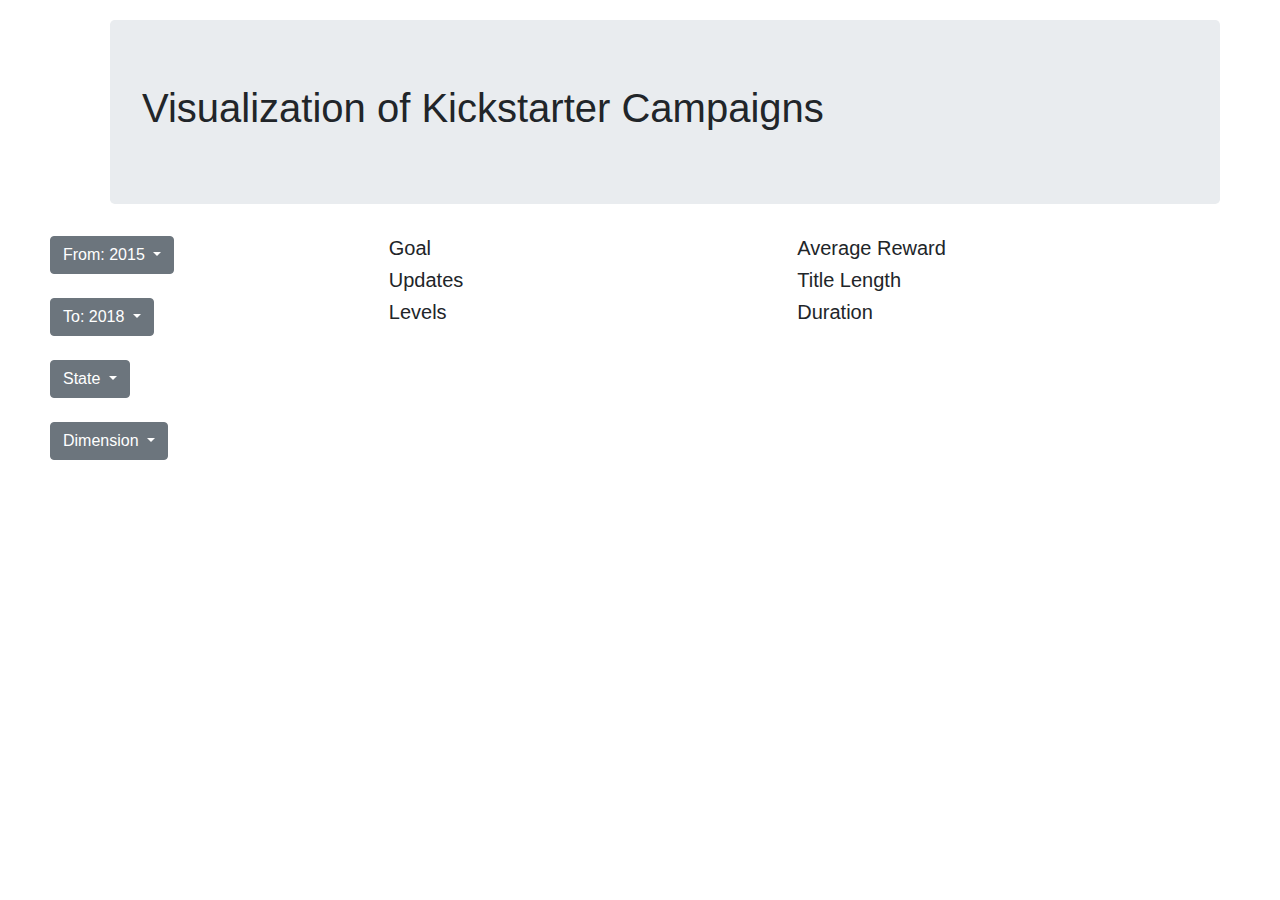
<file: index.html>
<!DOCTYPE html>
<html>
<head>
<meta charset="utf-8">
<title>Visualization of Kickstarter Campaigns</title>
<style>
	#treechart {
		background: #fff;
		font-family: "Helvetica Neue", Helvetica, Arial, sans-serif;
	}
/*
	.tree {
		      transition: .5s ease;
  backface-visibility: hidden;
	}
	.tree:hover {
		opacity: 0.6;
	}
*/
	.title {
			font-weight: bold;
			font-size: 24px;
			text-align: center;
			margin-top: 6px;
			margin-bottom: 6px;
	}
	text {
		pointer-events: none;
	}

	.grandparent text {
		font-weight: bold;
	}

	rect {

		stroke: #fff;
	}

	rect.parent,
	.grandparent rect {
		stroke-width: 2px;
	}

	rect.parent {
			pointer-events: none;
	}

	.grandparent rect {
		fill: orange;
	}

	.grandparent:hover rect {
		fill: #ee9700;
	}

	.children rect.parent,
	.grandparent rect {
		cursor: pointer;
	}

	.children rect.parent {
		fill: #bbb;
		fill-opacity: .5;
	}

	.children:hover rect.child {
		fill: #bbb;
	}
</style>

</head>

<script src="http://code.jquery.com/jquery-1.7.2.min.js"></script>
<script src="http://d3js.org/d3.v3.min.js"></script>

<div class="container">
  <div class="jumbotron">
    <h1>Visualization of Kickstarter Campaigns</h1>      
   
  </div>
     
</div>

<body style="margin-left: 50px; margin-top: 20px;">



<!--Dropdown--> 
<link rel="stylesheet" href="https://maxcdn.bootstrapcdn.com/bootstrap/4.0.0/css/bootstrap.min.css" integrity="sha384-Gn5384xqQ1aoWXA+058RXPxPg6fy4IWvTNh0E263XmFcJlSAwiGgFAW/dAiS6JXm" crossorigin="anonymous">

<script src="https://code.jquery.com/jquery-3.2.1.slim.min.js" integrity="sha384-KJ3o2DKtIkvYIK3UENzmM7KCkRr/rE9/Qpg6aAZGJwFDMVNA/GpGFF93hXpG5KkN" crossorigin="anonymous"></script>

<script src="https://cdnjs.cloudflare.com/ajax/libs/popper.js/1.12.9/umd/popper.min.js" integrity="sha384-ApNbgh9B+Y1QKtv3Rn7W3mgPxhU9K/ScQsAP7hUibX39j7fakFPskvXusvfa0b4Q" crossorigin="anonymous"></script>

<script src="https://maxcdn.bootstrapcdn.com/bootstrap/4.0.0/js/bootstrap.min.js" integrity="sha384-JZR6Spejh4U02d8jOt6vLEHfe/JQGiRRSQQxSfFWpi1MquVdAyjUar5+76PVCmYl" crossorigin="anonymous"></script>

<script src="https://ajax.googleapis.com/ajax/libs/jquery/3.3.1/jquery.min.js"></script>

<div  style="float:left">

<div class="slidecontainer">
	<input  onchange="updateSlider()" style="float:left; display:none"type="range" min="2015" max="2018" value="2015" class="slider" id="myRange">
	<p style="float:left; display:none">Year: <span id="demo"></span></p>
</div>
<div class="slidecontainer">
	<input  onchange="updateSlider()" style="float:left; display:none" type="range" min="2015" max="2018" value="2018" class="slider2" id="myRange2">
	<p style="float:left;display:none">Year: <span id="demo2"></span></p>
</div>
<div style="clear:both"></div>
<script>
	var g_state = ""
g_generate = 1




var g_year_min = 2015
var g_year_max = 2018

	function filter_year1(year){
		g_year_min = year

x = document.getElementById("dropdownMenuButton3")
x.innerHTML = "From: " + year
update_bar()
filter_state2(g_state)
	}

	function filter_year2(year){
		g_year_max = year
		x = document.getElementById("dropdownMenuButton4")
		x.innerHTML = "To: " + year
		
update_bar()
filter_state2(g_state)
	}

</script>


<div class="dropdown">
	<button class="btn btn-secondary dropdown-toggle" type="button" id="dropdownMenuButton3" data-toggle="dropdown" aria-haspopup="true" aria-expanded="false">
		From: 2015
	</button>
	<div class="dropdown-menu" aria-labelledby="dropdownMenuButton3">
		<a class="dropdown-item" onclick="filter_year1('2015')">2015</a>
		<a class="dropdown-item" onclick="filter_year1('2016')">2016</a>
		<a class="dropdown-item" onclick="filter_year1('2017')">2017</a>
		<a class="dropdown-item" onclick="filter_year1('2018')">2018</a>

	</div>
</div>
<br>
<div class="dropdown">
	<button class="btn btn-secondary dropdown-toggle" type="button" id="dropdownMenuButton4" data-toggle="dropdown" aria-haspopup="true" aria-expanded="false">
		To: 2018
	</button>
	<div class="dropdown-menu" aria-labelledby="dropdownMenuButton4">
		<a class="dropdown-item" onclick="filter_year2('2015')">2015</a>
		<a class="dropdown-item" onclick="filter_year2('2016')">2016</a>
		<a class="dropdown-item" onclick="filter_year2('2017')">2017</a>
		<a class="dropdown-item" onclick="filter_year2('2018')">2018</a>

	</div>
</div>
<br>

<div class="dropdown">
	<button class="btn btn-secondary dropdown-toggle" type="button" id="dropdownMenuButton" data-toggle="dropdown" aria-haspopup="true" aria-expanded="false">
		State
	</button>
	<div class="dropdown-menu" aria-labelledby="dropdownMenuButton">
		<a class="dropdown-item" onclick="filter_state('')">All</a>
<a class="dropdown-item" onclick="filter_state('Missouri')">Missouri</a>
<a class="dropdown-item" onclick="filter_state('California')">California</a>
<a class="dropdown-item" onclick="filter_state('Oregon')">Oregon</a>
<a class="dropdown-item" onclick="filter_state('Illinois')">Illinois</a>
<a class="dropdown-item" onclick="filter_state('Idaho')">Idaho</a>
<a class="dropdown-item" onclick="filter_state('Florida')">Florida</a>
<a class="dropdown-item" onclick="filter_state('New York')">New York</a>
<a class="dropdown-item" onclick="filter_state('Colorado')">Colorado</a>
<a class="dropdown-item" onclick="filter_state('Maine')">Maine</a>
<a class="dropdown-item" onclick="filter_state('Texas')">Texas</a>
<a class="dropdown-item" onclick="filter_state('Minnesota')">Minnesota</a>
<a class="dropdown-item" onclick="filter_state('North Carolina')">North Carolina</a>
<a class="dropdown-item" onclick="filter_state('Massachusetts')">Massachusetts</a>
<a class="dropdown-item" onclick="filter_state('Connecticut')">Connecticut</a>
<a class="dropdown-item" onclick="filter_state('Tennessee')">Tennessee</a>
<a class="dropdown-item" onclick="filter_state('Washington')">Washington</a>
<a class="dropdown-item" onclick="filter_state('Michigan')">Michigan</a>
<a class="dropdown-item" onclick="filter_state('Pennsylvania')">Pennsylvania</a>
<a class="dropdown-item" onclick="filter_state('Utah')">Utah</a>
<a class="dropdown-item" onclick="filter_state('Louisiana')">Louisiana</a>
<a class="dropdown-item" onclick="filter_state('Arizona')">Arizona</a>
<a class="dropdown-item" onclick="filter_state('South Carolina')">South Carolina</a>
<a class="dropdown-item" onclick="filter_state('New Jersey')">New Jersey</a>
<a class="dropdown-item" onclick="filter_state('Indiana')">Indiana</a>
<a class="dropdown-item" onclick="filter_state('Wisconsin')">Wisconsin</a>
<a class="dropdown-item" onclick="filter_state('Georgia')">Georgia</a>
<a class="dropdown-item" onclick="filter_state('Maryland')">Maryland</a>
<a class="dropdown-item" onclick="filter_state('Virginia')">Virginia</a>
<a class="dropdown-item" onclick="filter_state('New Mexico')">New Mexico</a>
<a class="dropdown-item" onclick="filter_state('Nebraska')">Nebraska</a>
<a class="dropdown-item" onclick="filter_state('Wyoming')">Wyoming</a>
<a class="dropdown-item" onclick="filter_state('Nevada')">Nevada</a>
<a class="dropdown-item" onclick="filter_state('Rhode Island')">Rhode Island</a>
<a class="dropdown-item" onclick="filter_state('Delaware')">Delaware</a>
<a class="dropdown-item" onclick="filter_state('West Virginia')">West Virginia</a>
<a class="dropdown-item" onclick="filter_state('Montana')">Montana</a>
<a class="dropdown-item" onclick="filter_state('Ohio')">Ohio</a>
<a class="dropdown-item" onclick="filter_state('Vermont')">Vermont</a>
<a class="dropdown-item" onclick="filter_state('Hawaii')">Hawaii</a>
<a class="dropdown-item" onclick="filter_state('Iowa')">Iowa</a>
<a class="dropdown-item" onclick="filter_state('Oklahoma')">Oklahoma</a>
<a class="dropdown-item" onclick="filter_state('Kentucky')">Kentucky</a>
<a class="dropdown-item" onclick="filter_state('Alaska')">Alaska</a>
<a class="dropdown-item" onclick="filter_state('New Hampshire')">New Hampshire</a>
<a class="dropdown-item" onclick="filter_state('Arkansas')">Arkansas</a>
<a class="dropdown-item" onclick="filter_state('Mississippi')">Mississippi</a>
<a class="dropdown-item" onclick="filter_state('Alabama')">Alabama</a>
<a class="dropdown-item" onclick="filter_state('Kansas')">Kansas</a>
<a class="dropdown-item" onclick="filter_state('North Dakota')">North Dakota</a>
<a class="dropdown-item" onclick="filter_state('South Dakota')">South Dakota</a>

	</div>
</div>
<br>
<div class="dropdown">
	<button class="btn btn-secondary dropdown-toggle" type="button" id="dropdownMenuButton2" data-toggle="dropdown" aria-haspopup="true" aria-expanded="false">
		Dimension
	</button>
	<div class="dropdown-menu" aria-labelledby="dropdownMenuButton2">
		<a class="dropdown-item" onclick="filter_dimension('all')">All</a>
		<a class="dropdown-item" onclick="filter_dimension('levels')">Levels</a>
		<a class="dropdown-item" onclick="filter_dimension('goal')">Goal</a>
		<a class="dropdown-item" onclick="filter_dimension('ave_reward')">Average Reward Amount</a>
		<a class="dropdown-item" onclick="filter_dimension('updates')">Updates</a>
		<a class="dropdown-item" onclick="filter_dimension('title_length')">Title Length</a>
		<a class="dropdown-item" onclick="filter_dimension('duration')">Duration</a>
	</div>
</div>
<br>



<!--Treemap -->

<div id="treechart" class="tree"></div>
</div>
<div style="margin-left:100px; float:left; background:white; color:white">.</div>
<div style="float:left">

	<h5 class="chart-title" style="margin-left:110px;">Goal</h5>
	<div class="chart-wrapper" id="chart-distro1" style=""></div>
	<div class="chart-wrapper" id="chart-distro7" style=""></div>
	<h5 class="chart-title"  style="margin-left:110px;">Updates</h5>
	<div class="chart-wrapper" id="chart-distro2" style=""></div>
	<div class="chart-wrapper" id="chart-distro8" style=""></div>
	<h5 class="chart-title"  style="margin-left:110px;">Levels</h5>
	<div class="chart-wrapper" id="chart-distro3" style=""></div>
	<div class="chart-wrapper" id="chart-distro9" style=""></div>



	

</div>

<div style="margin-left:100px; float:left; background:white; color:white">.</div>
<div style="float:left">
	<h5  class="chart-title" style="margin-left:110px;">Average Reward</h5>
	<div class="chart-wrapper" id="chart-distro4" style=""></div>
	<div class="chart-wrapper" id="chart-distro10" style=""></div>
	<h5  class="chart-title" style="margin-left:110px;">Title Length </h5>
	<div class="chart-wrapper" id="chart-distro5" style=""></div>
	<div class="chart-wrapper" id="chart-distro11" style=""></div>
	<h5  class="chart-title" style="margin-left:110px;">Duration</h5>
	<div class="chart-wrapper" id="chart-distro6" style=""></div>
	<div class="chart-wrapper" id="chart-distro12" style=""></div>
</div>

<div style="position:absolute; left: 600px; display:none" id="barchartdiv">
	<h5  id="solo-chart" style="margin-left:110px; margin-top:-20px;">Duration</h5>
	<div class="widget">
	<img src="y.png" style="position: absolute; width:18px; left: 0px; top: 315px;">
	<div  class="chart-wrapper" id="chart-distro13" style="position:absolute; top:0px;"></div>
	<h5  id="solobar-chart" style="margin-left:110px; margin-top:290px;">Duration</h5>
    <div  id="barchart" class="chart-container" style="position:absolute; top: 320px;"></div>
    <img src="status.png" style="width:100px; margin-left: 550px;">

    
</div>
</div>



<script src="http://code.jquery.com/jquery-1.7.2.min.js"></script>
<script src="http://d3js.org/d3.v3.min.js"></script>
<script>



	var state = "all"
	var dimension = "all"
	var filter = []
	var counter = 0
	var all_data

	function clear_titles(){

		var x = document.getElementsByClassName("chart-title");

		for (var i = 0; i < x.length; i++){
			x[i].style.display = 'none'
		}

	}
	function add_titles(){

		var x = document.getElementsByClassName("chart-title");

		for (var i = 0; i < x.length; i++){
			x[i].style.display = 'block'
		}

	}


	function clean_graphs(){
		target_chart = document.getElementById('chart-distro1');
		target_chart.style.display = 'none'
		target_chart = document.getElementById('chart-distro2');
		target_chart.style.display = 'none'
		target_chart = document.getElementById('chart-distro3');
		target_chart.style.display = 'none'
		target_chart = document.getElementById('chart-distro4');
		target_chart.style.display = 'none'
		target_chart = document.getElementById('chart-distro5');
		target_chart.style.display = 'none'
		target_chart = document.getElementById('chart-distro6');
		target_chart.style.display = 'none'
		document.getElementById("chart-distro7").innerHTML = "";
		document.getElementById("chart-distro8").innerHTML = "";
		document.getElementById("chart-distro9").innerHTML = "";
		document.getElementById("chart-distro10").innerHTML = "";
		document.getElementById("chart-distro11").innerHTML = "";
		document.getElementById("chart-distro12").innerHTML = "";
		document.getElementById("chart-distro13").innerHTML = "";
	}


	function filter_dimension(dim){
		dimension = dim
		string = dimension
		button = document.getElementById('dropdownMenuButton2');
				string = string.replace(/[_-]/g, " ");  
		button.innerHTML = string.charAt(0).toUpperCase() + string.slice(1);


				document.getElementById("solo-chart").innerHTML = string.charAt(0).toUpperCase() + string.slice(1);
		document.getElementById("barchart").innerHTML = "";
		update_bar(barchart_data)

		string = g_state 
		string = string.charAt(0).toUpperCase() + string.slice(1);
		if (string == ""){ string = "All"}

		if (filter[0] == undefined) {
			a = "All"
		}
		else {a = filter[0]}
		if (filter[1] == undefined) {
			b = "All"
		}
		else {b = filter[1]}

document.getElementById("solobar-chart").innerHTML = "Highest Successful Campaigns Ratio by " + string + " / " + a + " / " + b;


		if (dimension != "all"){
			target = document.getElementById("barchartdiv");
			target.style.display = 'block'
			clear_titles()
		}

		if (dimension == "all") {
			add_titles()
			target = document.getElementById("barchartdiv");
			target.style.display = 'none'
				if (filter.length == 0){
					clean_graphs()
					target_chart = document.getElementById('chart-distro1');
					target_chart.style.display = 'block'
					target_chart = document.getElementById('chart-distro2');
					target_chart.style.display = 'block'
					target_chart = document.getElementById('chart-distro3');
					target_chart.style.display = 'block'
					target_chart = document.getElementById('chart-distro4');
					target_chart.style.display = 'block'
										target_chart = document.getElementById('chart-distro5');
					target_chart.style.display = 'block'
										target_chart = document.getElementById('chart-distro6');
					target_chart.style.display = 'block'

				}
				else if (filter.length > 0){
					filtered_data = filter_data(all_data, filter)
					clean_graphs()
					generate_chart(chart1, filtered_data, "#chart-distro7", "goal", 400, 600, "Goal in dollars" )
					generate_chart(chart1, filtered_data, "#chart-distro8", "updates", 400, 600 , "Number of updates")
					generate_chart(chart1, filtered_data, "#chart-distro9", "levels", 400, 600, "Levels" )
					generate_chart(chart1, filtered_data, "#chart-distro10", "ave_reward", 400, 600, "Average reward" )
					generate_chart(chart1, filtered_data, "#chart-distro11", "title_length", 400, 600 , "Title Length")
					generate_chart(chart1, filtered_data, "#chart-distro12", "duration", 400, 600, "Duration in days")
				}
		}
		else if (dimension == "goal"){
				if (filter.length == 0){
					clean_graphs()
					generate_chart(chart1, all_data, "#chart-distro13", "goal", 600,600, "Goal in dollars" )
				}
				else if (filter.length > 0){
					filtered_data = filter_data(all_data, filter)
					clean_graphs()
					generate_chart(chart1, filtered_data, "#chart-distro13", "goal",600,600 , "Goal in dollars")
				}
		}
		else if (dimension == "updates"){
				if (filter.length == 0){
					clean_graphs()
					generate_chart(chart1, all_data, "#chart-distro13", "updates",600,600 , "Number of updates")
				}
				else if (filter.length > 0){
					filtered_data = filter_data(all_data, filter)
					clean_graphs()
					generate_chart(chart1, filtered_data, "#chart-distro13", "updates" ,600,600, "Number of updates")
				}
		}
		else if (dimension == "levels"){
				if (filter.length == 0){
					clean_graphs()
					generate_chart(chart1, all_data, "#chart-distro13", "levels" ,600,600, "Levels")
				}
				else if (filter.length > 0){
					filtered_data = filter_data(all_data, filter)
					clean_graphs()
					generate_chart(chart1, filtered_data, "#chart-distro13", "levels" ,600,600, "Levels")
				}
		}
		else if (dimension == "ave_reward"){
				if (filter.length == 0){
					clean_graphs()
					generate_chart(chart1, all_data, "#chart-distro13", "ave_reward" ,600,600, "Average reward")
				}
				else if (filter.length > 0){
					filtered_data = filter_data(all_data, filter)
					clean_graphs()

					generate_chart(chart1, filtered_data, "#chart-distro13", "ave_reward" ,600,600, "Average reward")
				}
		}
		else if (dimension == "title_length"){
				if (filter.length == 0){
					clean_graphs()
					generate_chart(chart1, all_data, "#chart-distro13", "title_length" ,600,600, "Title Length")
				}
				else if (filter.length > 0){
					filtered_data = filter_data(all_data, filter)
					clean_graphs()
					generate_chart(chart1, filtered_data, "#chart-distro13", "title_length",600,600 , "Title Length")
				}
		}
		else if (dimension == "duration"){
				if (filter.length == 0){
					clean_graphs()
					generate_chart(chart1, all_data, "#chart-distro13", "duration",600,600, "Duration in days" )
				}
				else if (filter.length > 0){
					filtered_data = filter_data(all_data, filter)
					clean_graphs()
					generate_chart(chart1, filtered_data, "#chart-distro13", "duration",600,600, "Duration in days" )
				}
		}
	}
function filter_state2(state) {
		g_state = state

	

		button = document.getElementById('dropdownMenuButton');
		gstate = g_state
		if (g_state == ""){
			gstate = "All"
		}

		button.innerHTML = gstate
		mydim = dimension

		filter_dimension(mydim)
	}

	
	function filter_state(state) {
		g_state = state

	

		button = document.getElementById('dropdownMenuButton');
		gstate = g_state
		if (g_state == ""){
			gstate = "All"
		}

		button.innerHTML = gstate
		mydim = dimension
		if (dimension == "all"){
			mydim = "goal"

		}
		filter_dimension(mydim)
	}

	window.addEventListener('message', function(e) {
			var opts = e.data.opts,
					data = e.data.data;

			return main(opts, data);
	});

	var defaults = {
			margin: {top: 24, right: 0, bottom: 0, left: 0},
			rootname: "TOP",
			format: ",d",
			title: "",
			width: 400,
			height: 400
	};

	function main(o, data) {
		var root,
				opts = $.extend(true, {}, defaults, o),
				formatNumber = d3.format(opts.format),
				rname = opts.rootname,
				margin = opts.margin,
				theight = 36 + 16;

		$('#treechart').width(opts.width).height(opts.height);
		var width = opts.width - margin.left - margin.right,
				height = opts.height - margin.top - margin.bottom - theight,
				transitioning;
		
		var color = d3.scale.category20c();
		
		var x = d3.scale.linear()
				.domain([0, width])
				.range([0, width]);
		
		var y = d3.scale.linear()
				.domain([0, height])
				.range([0, height]);
		
		var treemap = d3.layout.treemap()
				.children(function(d, depth) { return depth ? null : d._children; })
				.sort(function(a, b) { return a.value - b.value; })
				.ratio(height / width * 0.5 * (1 + Math.sqrt(5)))
				.round(false);
		
		var svg = d3.select("#treechart").append("svg")
				.attr("width", width + margin.left + margin.right)
				.attr("height", height + margin.bottom + margin.top)
				.style("margin-left", -margin.left + "px")
				.style("margin.right", -margin.right + "px")
			.append("g")
				.attr("transform", "translate(" + margin.left + "," + margin.top + ")")
				.style("shape-rendering", "crispEdges");
		
		var grandparent = svg.append("g")
				.attr("class", "grandparent");
		
		grandparent.append("rect")
				.attr("y", -margin.top)
				.attr("width", width)
				.attr("height", margin.top);
		
		grandparent.append("text")
				.attr("x", 6)
				.attr("y", 6 - margin.top)
				.attr("dy", ".75em");

		if (opts.title) {
			$("#treechart").prepend("<p class='title'>" + opts.title + "</p>");
		}
		if (data instanceof Array) {
			root = { key: rname, values: data };
		} else {
			root = data;
		}
			
		initialize(root);
		accumulate(root);
		layout(root);
		//console.log(root);
		display(root);

		if (window.parent !== window) {
			var myheight = document.documentElement.scrollHeight || document.body.scrollHeight;
			window.parent.postMessage({height: myheight}, '*');
		}

		function initialize(root) {
			root.x = root.y = 0;
			root.dx = width;
			root.dy = height;
			root.depth = 0;
		}

		// Aggregate the values for internal nodes. This is normally done by the
		// treemap layout, but not here because of our custom implementation.
		// We also take a snapshot of the original children (_children) to avoid
		// the children being overwritten when when layout is computed.
		function accumulate(d) {
			return (d._children = d.values)
					? d.value = d.values.reduce(function(p, v) { return p + accumulate(v); }, 0)
					: d.value;
		}

		// Compute the treemap layout recursively such that each group of siblings
		// uses the same size (1×1) rather than the dimensions of the parent cell.
		// This optimizes the layout for the current zoom state. Note that a wrapper
		// object is created for the parent node for each group of siblings so that
		// the parent’s dimensions are not discarded as we recurse. Since each group
		// of sibling was laid out in 1×1, we must rescale to fit using absolute
		// coordinates. This lets us use a viewport to zoom.
		function layout(d) {
			if (d._children) {
				treemap.nodes({_children: d._children});
				d._children.forEach(function(c) {
					c.x = d.x + c.x * d.dx;
					c.y = d.y + c.y * d.dy;
					c.dx *= d.dx;
					c.dy *= d.dy;
					c.parent = d;
					layout(c);
				});
			}
		}

		function display(d) {
			grandparent
					.datum(d.parent)
					.on("click", transition)
				.select("text")
				.style("font-size", "11px")
					.text(name(d));

			var g1 = svg.insert("g", ".grandparent")
					.datum(d)
					.attr("class", "depth");

			var g = g1.selectAll("g")
					.data(d._children)
				.enter().append("g");

			g.filter(function(d) { return d._children; })
					.classed("children", true)
					.on("click", transition);

			var children = g.selectAll(".child")
					.data(function(d) { return d._children || [d]; })
				.enter().append("g");

			children.append("rect")
					.attr("class", "child")
					.call(rect)
				.append("title")
					.text(function(d) { return d.key + " (" + formatNumber(d.value) + ")"; });
			children.append("text")
			.style("font-size", "0px")
					.attr("class", "ctext")
					.text(function(d) { return d.key; })
					.call(text2);

			g.append("rect")
					.attr("class", "parent")
					.call(rect);

			var t = g.append("text")
			.style("font-size", "10px")
					.attr("class", "ptext")
					.attr("dy", ".75em")

			t.append("tspan")
					.text(function(d) { return d.key; });
			t.append("tspan")
					.attr("dy", "1.0em")
					.text(function(d) { return formatNumber(d.value); });
			t.call(text);

			g.selectAll("rect")
					.style("fill", function(d) { return color(d.key); });

			function transition(d) {

				if (transitioning || !d) return;

				if (d.key == "All campaigns"){
					filter = []
					counter = 0
				}
				else if (counter == 2) {
					filter.pop()					
					counter = 1
				}
				else {
				filter.push(d.key)
				counter += 1
				}

				//console.log(filter, counter)

				filter_dimension(dimension)

				transitioning = true;

				var g2 = display(d),
						t1 = g1.transition().duration(750),
						t2 = g2.transition().duration(750);

				// Update the domain only after entering new elements.
				x.domain([d.x, d.x + d.dx]);
				y.domain([d.y, d.y + d.dy]);

				// Enable anti-aliasing during the transition.
				svg.style("shape-rendering", null);

				// Draw child nodes on top of parent nodes.
				svg.selectAll(".depth").sort(function(a, b) { return a.depth - b.depth; });

				// Fade-in entering text.
				g2.selectAll("text").style("fill-opacity", 0);

				// Transition to the new view.
				t1.selectAll(".ptext").call(text).style("fill-opacity", 0);
				t1.selectAll(".ctext").call(text2).style("fill-opacity", 0);
				t2.selectAll(".ptext").call(text).style("fill-opacity", 1);
				t2.selectAll(".ctext").call(text2).style("fill-opacity", 1);
				t1.selectAll("rect").call(rect);
				t2.selectAll("rect").call(rect);

				// Remove the old node when the transition is finished.
				t1.remove().each("end", function() {
					svg.style("shape-rendering", "crispEdges");
					transitioning = false;
				});
			}

			return g;
		}

		function text(text) {
			text.selectAll("tspan")
					.attr("x", function(d) { return x(d.x) + 6; })
			text.attr("x", function(d) { return x(d.x) + 6; })
					.attr("y", function(d) { return y(d.y) + 6; })
					.style("opacity", function(d) { return this.getComputedTextLength() < x(d.x + d.dx) - x(d.x) ? 1 : 0; });
		}

		function text2(text) {
			text.attr("x", function(d) { return x(d.x + d.dx) - this.getComputedTextLength() - 6; })
					.attr("y", function(d) { return y(d.y + d.dy) - 6; })
					.style("opacity", function(d) { return this.getComputedTextLength() < x(d.x + d.dx) - x(d.x) ? 1 : 0; });
		}

		function rect(rect) {
			rect.attr("x", function(d) { return x(d.x); })
					.attr("y", function(d) { return y(d.y); })
					.attr("width", function(d) { return x(d.x + d.dx) - x(d.x); })
					.attr("height", function(d) { return y(d.y + d.dy) - y(d.y); });
		}

		function name(d) {
			return d.parent
					? name(d.parent) + " / " + d.key + " (" + formatNumber(d.value) + ")"
					: d.key + " (" + formatNumber(d.value) + ")";
		}
	}

	if (window.location.hash === "") {
			d3.json("treemap.json", function(err, res) {
					if (!err) {
							//console.log(res);
							var data = d3.nest().key(function(d) { return d.category; }).key(function(d) { return d.subcategory; }).entries(res);
							main({title: "Number of Campaigns"}, {key: "All campaigns", values: data});
					}
			});
	}
</script>

<!--Notes: move to right, add header, color-->

<!--Beanplot-->
<link rel="stylesheet" type="text/css" href="distrochart.css">
<script src="http://d3js.org/d3.v3.min.js" charset="utf-8"></script>
<script src="distrochart.js" charset="utf-8"></script>
<script type="text/javascript">

	var chart1;
	var chart2;
	var chart3;
	var chart4;
	var chart5;
	var chart6;

	function generate_chart(chart1, data, selector, param, h, w, myName) {



		mydata = []
				console.log(data[0]["year launched"])
			for (var i = 0; i < data.length; i++){

				if (g_year_min <= parseInt(data[i]["year launched"]) && g_year_max >= parseInt(data[i]["year launched"])){
					mydata.push(data[i])
				}
			}


				chart1 = makeDistroChart({
						data:mydata,
						xName:'status',
						yName: param,
						axisLabels: {xAxis: null, yAxis: myName},
						selector: selector,
						chartSize:{height:h, width:w},
						constrainExtremes:true});
				//chart1.renderBoxPlot();
				//chart1.renderDataPlots();
				//chart1.renderNotchBoxes({showNotchBox:false});
				chart1.renderViolinPlot({showViolinPlot:false});
				chart1.violinPlots.show({reset:true, width:75, clamp:0, resolution:60, bandwidth:50});

				//chart1.dataPlots.show({showBeanLines:true,beanWidth:15,showPlot:false,colors:['#555']});
				//chart1.boxPlots.hide();
				//chart1.notchBoxes.hide();

				return chart1
	}

	function filter_data(data, filter) {
		var filtered_data = []
		for (var i = 0; i < data.length; i++){
			if (filter.length == 2){
				if (data[i]["category"] == filter[0] && data[i]["subcategory"] == filter[1]){
					filtered_data.push(data[i])
				}
			}
			else if (filter.length == 1){
				if (data[i]["category"] == filter[0]){
					filtered_data.push(data[i])
				}
			}
			else if (filter.length == 0){
				return data
			}
		}

		filtered_data[0]["status"] = "successful"
		return filtered_data
	}

		d3.csv('cleaned_USA_Final.csv', function(error, data) {
				data.forEach(function (d) {d.goal = +d.goal;});

					all_data = data

				//console.log()


				chart1 = generate_chart(chart1, data, "#chart-distro1", "goal", 400, 600, "Goal in dollars")

				

				generate_chart(chart2, data, "#chart-distro2", "updates" , 400, 600, "Number of updates")
				generate_chart(chart3, data, "#chart-distro3", "levels" , 400, 600, "Levels" )
				generate_chart(chart4, data, "#chart-distro5", "title_length" , 400, 600, "Title Length")
				generate_chart(chart5, data, "#chart-distro6", "duration" , 400, 600, "Duration in days")
				generate_chart(chart6, data, "#chart-distro4", "ave_reward" , 400, 600, "Average reward" )

		});





</script>


<script>



function filter_sub(data, category, state, sub) {

			// category == msuic, sub == "msuic"
			//combine top 5 state

			// category == "" and state == ""
			// combine

			temp = []

			// 111

			if (category != "" && sub !== "" && state != ""){
				for (var j = 0; j < 1; j++){
					//console.log(data)
					max = 0
					var mark
					for (var i = data.length-1; i > 0; i--){

						if (parseInt(data[i]["success"]) > max
						 && (data[i]["category"] == category || category == "")
						 && (data[i]["state"] == state || category == "")
						 && (data[i]["sub"] == sub || sub == "")){

							max = data[i]["success"]
							mystruct = data[i]
							mystruct["success"] = parseInt(data[i]["success"])
							mystruct["failed"] = parseInt(data[i]["failed"])
							mark = i
						}

					}
					data.splice(mark,1)
					tempsuccess = mystruct["success"]
					tempfail = mystruct["failed"]
					temptotal = tempsuccess+tempfail
					mystruct["success"] = (tempsuccess/temptotal)*100
					mystruct["failed"] = (tempfail/temptotal)*100
					temp.push(mystruct)


				}

				show_sub(temp)
			}

			// 011


			if (category != "" && sub !== "" && state == ""){

				group = []

				tot_success = 0
				tot_failed = 0
				// Aggregate
				// music music CA
				// music music  NY
				for (var i = data.length-1; i > 0; i--){
					if (data[i]["category"] == category && data[i]["sub"] == sub){
						tot_success += parseInt(data[i]["success"])
						tot_failed += parseInt(data[i]["failed"])
						mystruct = data[i]
					}
				}
				mystruct["success"] = tot_success
				mystruct["failed"] = tot_failed
					tempsuccess = mystruct["success"]
					tempfail = mystruct["failed"]
					temptotal = tempsuccess+tempfail
					mystruct["success"] = (tempsuccess/temptotal)*100
					mystruct["failed"] = (tempfail/temptotal)*100
				temp.push(mystruct)
				show_sub(temp)
			}

			// 110

			if (category != "" && sub == "" && state != ""){
				for (var j = 0; j < 5; j++){
					//console.log(data)
					max = 0
					var mark
					for (var i = data.length-1; i > 0; i--){

						if (parseInt(data[i]["success"]) > max
						 && (data[i]["category"] == category || category == "")
						 && (data[i]["state"] == state || category == "")
						 && (data[i]["sub"] == sub || sub == "")){

							max = data[i]["success"]
							mystruct = data[i]
							mystruct["success"] = parseInt(data[i]["success"])
							mystruct["failed"] = parseInt(data[i]["failed"])
							mark = i
						}

					}
					data.splice(mark,1)
					tempsuccess = mystruct["success"]
					tempfail = mystruct["failed"]
					temptotal = tempsuccess+tempfail
					mystruct["success"] = (tempsuccess/temptotal)*100
					mystruct["failed"] = (tempfail/temptotal)*100
					temp.push(mystruct)
				}
				show_sub(temp)
			}

			// 000

			// NY, A, B
			// 

			if (category == "" && sub == "" && state == ""){

				dict = {}
				temp2 = []
				for (var i = data.length-1; i > 0; i--){

					if (data[i]["state"] in dict){
						dict[data[i]["state"]][0] += parseInt(data[i]["success"])
						dict[data[i]["state"]][1] += parseInt(data[i]["failed"])
					}
					else {
						dict[data[i]["state"]] = [parseInt(data[i]["success"]), parseInt(data[i]["failed"])]
					}
					//If not there,
					//NY = S,F
					//if there
					//NY += S,F
				}
				for (var x in dict){
					//console.log(dict[x])
					mystruct = {"state":x, "success":dict[x][0], "failed":dict[x][1]}
					//console.log(mystruct)
					temp2.push(mystruct)
				}

				for (var j = 0; j < 5; j++){
					max = 0
					var mark
					for (var i = temp2.length-1; i > 0; i--){

						if (parseInt(temp2[i]["success"]) > max){

							max = temp2[i]["success"]
							mystruct = temp2[i]
							mystruct["success"] = parseInt(temp2[i]["success"])
							mystruct["failed"] = parseInt(temp2[i]["failed"])
							mark = i
						}

					}
					temp2.splice(mark,1)
					tempsuccess = mystruct["success"]
					tempfail = mystruct["failed"]
					temptotal = tempsuccess+tempfail
					mystruct["success"] = (tempsuccess/temptotal)*100
					mystruct["failed"] = (tempfail/temptotal)*100
					temp.push(mystruct)
				}

temp.sort(function (vote1, vote2) {

	// Sort by votes
	// If the first item has a higher number, move it down
	// If the first item has a lower number, move it up
	if (vote1.success > vote2.success) return -1;
	if (vote1.success < vote2.success) return 1;

});

	    		show_state(temp)
			}

			// 100
			if (category == "" && sub == "" && state != ""){

				dict = {}
				temp2 = []


				for (var i = data.length-1; i > 0; i--){

					if (data[i]["state"] != state) {
						continue
					}

					if (data[i]["category"] in dict){
						dict[data[i]["category"]][0] += parseInt(data[i]["success"])
						dict[data[i]["category"]][1] += parseInt(data[i]["failed"])
					}
					else {
						dict[data[i]["category"]] = [parseInt(data[i]["success"]), parseInt(data[i]["failed"])]
					}
					//If not there,
					//NY = S,F
					//if there
					//NY += S,F
				}
				for (var x in dict){
					//console.log(dict[x])
					mystruct = {"category":x, "success":dict[x][0], "failed":dict[x][1]}
					//console.log(mystruct)
					temp2.push(mystruct)
				}

				for (var j = 0; j < 5; j++){
					max = 0
					var mark
					for (var i = temp2.length-1; i > 0; i--){

						if (parseInt(temp2[i]["success"]) > max){

							max = temp2[i]["success"]
							mystruct = temp2[i]
							mystruct["success"] = parseInt(temp2[i]["success"])
							mystruct["failed"] = parseInt(temp2[i]["failed"])
							mark = i
						}

					}
					temp2.splice(mark,1)
					tempsuccess = mystruct["success"]
					tempfail = mystruct["failed"]
					temptotal = tempsuccess+tempfail
					mystruct["success"] = (tempsuccess/temptotal)*100
					mystruct["failed"] = (tempfail/temptotal)*100
					temp.push(mystruct)
				}
temp.sort(function (vote1, vote2) {

	// Sort by votes
	// If the first item has a higher number, move it down
	// If the first item has a lower number, move it up
	if (vote1.success > vote2.success) return -1;
	if (vote1.success < vote2.success) return 1;

});

	    		show_cat(temp)
			}



			// 010
			if (category != "" && sub == "" && state == ""){

				dict = {}
				temp2 = []
				for (var i = data.length-1; i > 0; i--){

					if (data[i]["category"] != category){
						continue
					}

					if (data[i]["state"] in dict){
						dict[data[i]["state"]][0] += parseInt(data[i]["success"])
						dict[data[i]["state"]][1] += parseInt(data[i]["failed"])
					}
					else {
						dict[data[i]["state"]] = [parseInt(data[i]["success"]), parseInt(data[i]["failed"])]
					}
					//If not there,
					//NY = S,F
					//if there
					//NY += S,F
				}
				for (var x in dict){
					//console.log(dict[x])
					mystruct = {"state":x, "success":dict[x][0], "failed":dict[x][1]}
					//console.log(mystruct)
					temp2.push(mystruct)
				}

				for (var j = 0; j < 5; j++){
					max = 0
					var mark
					for (var i = temp2.length-1; i > 0; i--){

						if (parseInt(temp2[i]["success"]) > max){

							max = temp2[i]["success"]
							mystruct = temp2[i]
							mystruct["success"] = parseInt(temp2[i]["success"])
							mystruct["failed"] = parseInt(temp2[i]["failed"])
							mark = i
						}

					}
					temp2.splice(mark,1)
					tempsuccess = mystruct["success"]
					tempfail = mystruct["failed"]
					temptotal = tempsuccess+tempfail
					mystruct["success"] = (tempsuccess/temptotal)*100
					mystruct["failed"] = (tempfail/temptotal)*100
					temp.push(mystruct)
				}
temp.sort(function (vote1, vote2) {

	// Sort by votes
	// If the first item has a higher number, move it down
	// If the first item has a lower number, move it up
	if (vote1.success > vote2.success) return -1;
	if (vote1.success < vote2.success) return 1;

});

	    		show_state(temp)
			}

}

function show_state(data){

var format = d3.format(".2%")


	    var xData = ["success", "failed"];

var margin = {
    top: 20,
    right: 50,
    bottom: 30,
    left: 0
  },
  width = 600 - margin.left - margin.right,
  height = 300 - margin.top - margin.bottom;

var x = d3.scale.ordinal()
  .rangeRoundBands([0, width], .35);

var y = d3.scale.linear()
  .rangeRound([height, 0]);

var color = d3.scale.category20();

var xAxis = d3.svg.axis()
  .scale(x)
  .orient("bottom");

var svg = d3.select("#barchart").append("svg")
  .attr("width", width + margin.left + margin.right)
  .attr("height", height + margin.top + margin.bottom)
  .append("g")
  .attr("transform", "translate(" + margin.left + "," + margin.top + ")");


var dataIntermediate = xData.map(function(c) {
  return data.map(function(d) {
    return {
      x: d.state,
      y: d[c]
    };
  });
});

var dataStackLayout = d3.layout.stack()(dataIntermediate);

x.domain(dataStackLayout[0].map(function(d) {
  return d.x;
}));

y.domain([0,
    d3.max(dataStackLayout[dataStackLayout.length - 1],
      function(d) {
        return d.y0 + d.y;
      })
  ])
  .nice();

var sum = 0;

dataStackLayout.forEach(d => {
  sum += d[0].y
});

var layer = svg.selectAll(".stack")
  .data(dataStackLayout)
  .enter().append("g")
  .attr("class", "stack")
  .style("fill", function(d, i) {
  	if (i == 1){ return "#66ccff";}
  	else {return "#074080";}
    return color(i);
  });




layer.selectAll("rect")
  .data(function(d) {
    return d;
  })
  .enter().append("rect")
  .attr("x", function(d) {
    return x(d.x);
  })
  .attr("y", function(d) {
    return y(d.y + d.y0);
  })
  .attr("height", function(d) {
    return y(d.y0) - y(d.y + d.y0);
  })
  .attr("width", x.rangeBand());

svg.append("g")
  .attr("class", "axis")
  .attr("transform", "translate(0," + height + ")")
  .call(xAxis);

layer.selectAll("foo")
  .data(function(d) {
    return d;
  })
  .enter().append("text")
  .attr("x", function(d) {
    return x(d.x) + 4;
  })
  .attr("y", function(d) {
    return (y(d.y + d.y0) + y(d.y0)) / 2;
  })
  .text(d => format(d.y / sum))
  .style("font-size", "15px")
  .style("fill", "white")


}

function show_cat(data){

var format = d3.format(".2%")


	    var xData = ["success", "failed"];

var margin = {
    top: 20,
    right: 50,
    bottom: 30,
    left: 0
  },
  width = 600 - margin.left - margin.right,
  height = 300 - margin.top - margin.bottom;

var x = d3.scale.ordinal()
  .rangeRoundBands([0, width], .35);

var y = d3.scale.linear()
  .rangeRound([height, 0]);

var color = d3.scale.category20();

var xAxis = d3.svg.axis()
  .scale(x)
  .orient("bottom");

var svg = d3.select("#barchart").append("svg")
  .attr("width", width + margin.left + margin.right)
  .attr("height", height + margin.top + margin.bottom)
  .append("g")
  .attr("transform", "translate(" + margin.left + "," + margin.top + ")");


var dataIntermediate = xData.map(function(c) {
  return data.map(function(d) {
    return {
      x: d.category,
      y: d[c]
    };
  });
});

var dataStackLayout = d3.layout.stack()(dataIntermediate);

x.domain(dataStackLayout[0].map(function(d) {
  return d.x;
}));

y.domain([0,
    d3.max(dataStackLayout[dataStackLayout.length - 1],
      function(d) {
        return d.y0 + d.y;
      })
  ])
  .nice();

var sum = 0;

dataStackLayout.forEach(d => {
  sum += d[0].y
});

var layer = svg.selectAll(".stack")
  .data(dataStackLayout)
  .enter().append("g")
  .attr("class", "stack")
  .style("fill", function(d, i) {
  	  	if (i == 1){ return "#66ccff";}
  	else {return "#074080";}
    return color(i);
  });


layer.selectAll("rect")
  .data(function(d) {
    return d;
  })
  .enter().append("rect")
  .attr("x", function(d) {
    return x(d.x);
  })
  .attr("y", function(d) {
    return y(d.y + d.y0);
  })
  .attr("height", function(d) {
    return y(d.y0) - y(d.y + d.y0);
  })
  .attr("width", x.rangeBand());

svg.append("g")
  .attr("class", "axis")
  .attr("transform", "translate(0," + height + ")")
  .call(xAxis);

layer.selectAll("foo")
  .data(function(d) {
    return d;
  })
  .enter().append("text")
  .attr("x", function(d) {
    return x(d.x) + 4;
  })
  .attr("y", function(d) {
    return (y(d.y + d.y0) + y(d.y0)) / 2;
  })
  .text(d => format(d.y / sum))
  .style("font-size", "15px")
  .style("fill", "white")


}
function show_sub(data){


var format = d3.format(".2%")


	    var xData = ["success", "failed"];

var margin = {
    top: 20,
    right: 50,
    bottom: 30,
    left: 0
  },
  width = 600 - margin.left - margin.right,
  height = 300 - margin.top - margin.bottom;

var x = d3.scale.ordinal()
  .rangeRoundBands([0, width], .35);

var y = d3.scale.linear()
  .rangeRound([height, 0]);

var color = d3.scale.category20();

var xAxis = d3.svg.axis()
  .scale(x)
  .orient("bottom");

var svg = d3.select("#barchart").append("svg")
  .attr("width", width + margin.left + margin.right)
  .attr("height", height + margin.top + margin.bottom)
  .append("g")
  .attr("transform", "translate(" + margin.left + "," + margin.top + ")");


var dataIntermediate = xData.map(function(c) {
  return data.map(function(d) {
    return {
      x: d.sub,
      y: d[c]
    };
  });
});

var dataStackLayout = d3.layout.stack()(dataIntermediate);

x.domain(dataStackLayout[0].map(function(d) {
  return d.x;
}));

y.domain([0,
    d3.max(dataStackLayout[dataStackLayout.length - 1],
      function(d) {
        return d.y0 + d.y;
      })
  ])
  .nice();

var sum = 0;

dataStackLayout.forEach(d => {
  sum += d[0].y
});

var layer = svg.selectAll(".stack")
  .data(dataStackLayout)
  .enter().append("g")
  .attr("class", "stack")
  .style("fill", function(d, i) {
  	  	if (i == 1){ return "#66ccff";}
  	else {return "#074080";}
    return color(i);
  });


layer.selectAll("rect")
  .data(function(d) {
    return d;
  })
  .enter().append("rect")
  .attr("x", function(d) {
    return x(d.x);
  })
  .attr("y", function(d) {
    return y(d.y + d.y0);
  })
  .attr("height", function(d) {
    return y(d.y0) - y(d.y + d.y0);
  })
  .attr("width", x.rangeBand());

svg.append("g")
  .attr("class", "axis")
  .attr("transform", "translate(0," + height + ")")
  .call(xAxis);

layer.selectAll("foo")
  .data(function(d) {
    return d;
  })
  .enter().append("text")
  .attr("x", function(d) {
    return x(d.x) + 4;
  })
  .attr("y", function(d) {
    return (y(d.y + d.y0) + y(d.y0)) / 2;
  })
  .text(d => format(d.y / sum))
  .style("font-size", "15px")
  .style("fill", "white")


}


	function isInList(myarr, myobj) {
		for (var i = 0; i < myarr.length; i++){

			

			if (myarr[i]["sub"] == myobj["subcategory"] && myarr[i]["category"] == myobj["category"] && myarr[i]["state"] == myobj["USA State"]){

				return i
			}
		}
		return -1
	}
	var barchart_data


	function update_bar(data){

document.getElementById("barchart").innerHTML = "";


	d3.csv('cleaned_USA_Final.csv', function(error, data) {
		barchart_data = data

		year_filter = []

		console.log(g_year_min, g_year_max)

		for (var i = 0; i < data.length; i++){

			if (g_year_min <= parseInt(data[i]["year launched"]) && parseInt(data[i]["year launched"]) <= g_year_max){
				year_filter.push(data[i])
			}
		}


		agg_data = []

		for (var i = 0; i < year_filter.length; i++){
			//for (var i = 0; i < 100; i++){

			tempstruct = {}
			t = year_filter[i]

			if (t["status"] == "successful"){

				exists = isInList(agg_data, t)



				if (exists != -1){
	
					agg_data[exists]["success"] += 1 

				}
				else {

					tempstruct = {sub:t["subcategory"] , category:t["category"], state:t["USA State"], success:1, failed:0}
					agg_data.push(tempstruct)

				}
			}
			if (t["status"] == "failed"){

				exists = isInList(agg_data, t)

				if (exists != -1){
					agg_data[exists]["failed"] += 1 
				}
				else {
					tempstruct = {sub:t["subcategory"] , category:t["category"], state:t["USA State"], success:0, failed:1}
					agg_data.push(tempstruct)

				}
			}

		}

		if (filter[0] == undefined){
			filter0 = ""
		}
		else {filter0 = filter[0]}
		if (filter[1] == undefined){
			filter1 = ""
		}
		else {filter1 = filter[1]}
		filter_sub(agg_data, filter0, g_state, filter1)


	});
	
	}

/*
success = dict()
failed = dict()

with open('cleaned_USA_Final.csv', 'r', encoding="utf8") as csvfile:
	spamreader = csv.reader(csvfile, delimiter=',')
	for row in spamreader:
		key = row[2]+"---celestinaisadorable---"+row[3]+"---celestinaisadorable---"+row[20]
		if row[5] == "successful":
			if key in success:
				success[key] += 1
			else:
				success[key] = 1
*/

</script>

</body>
</html>
</file>
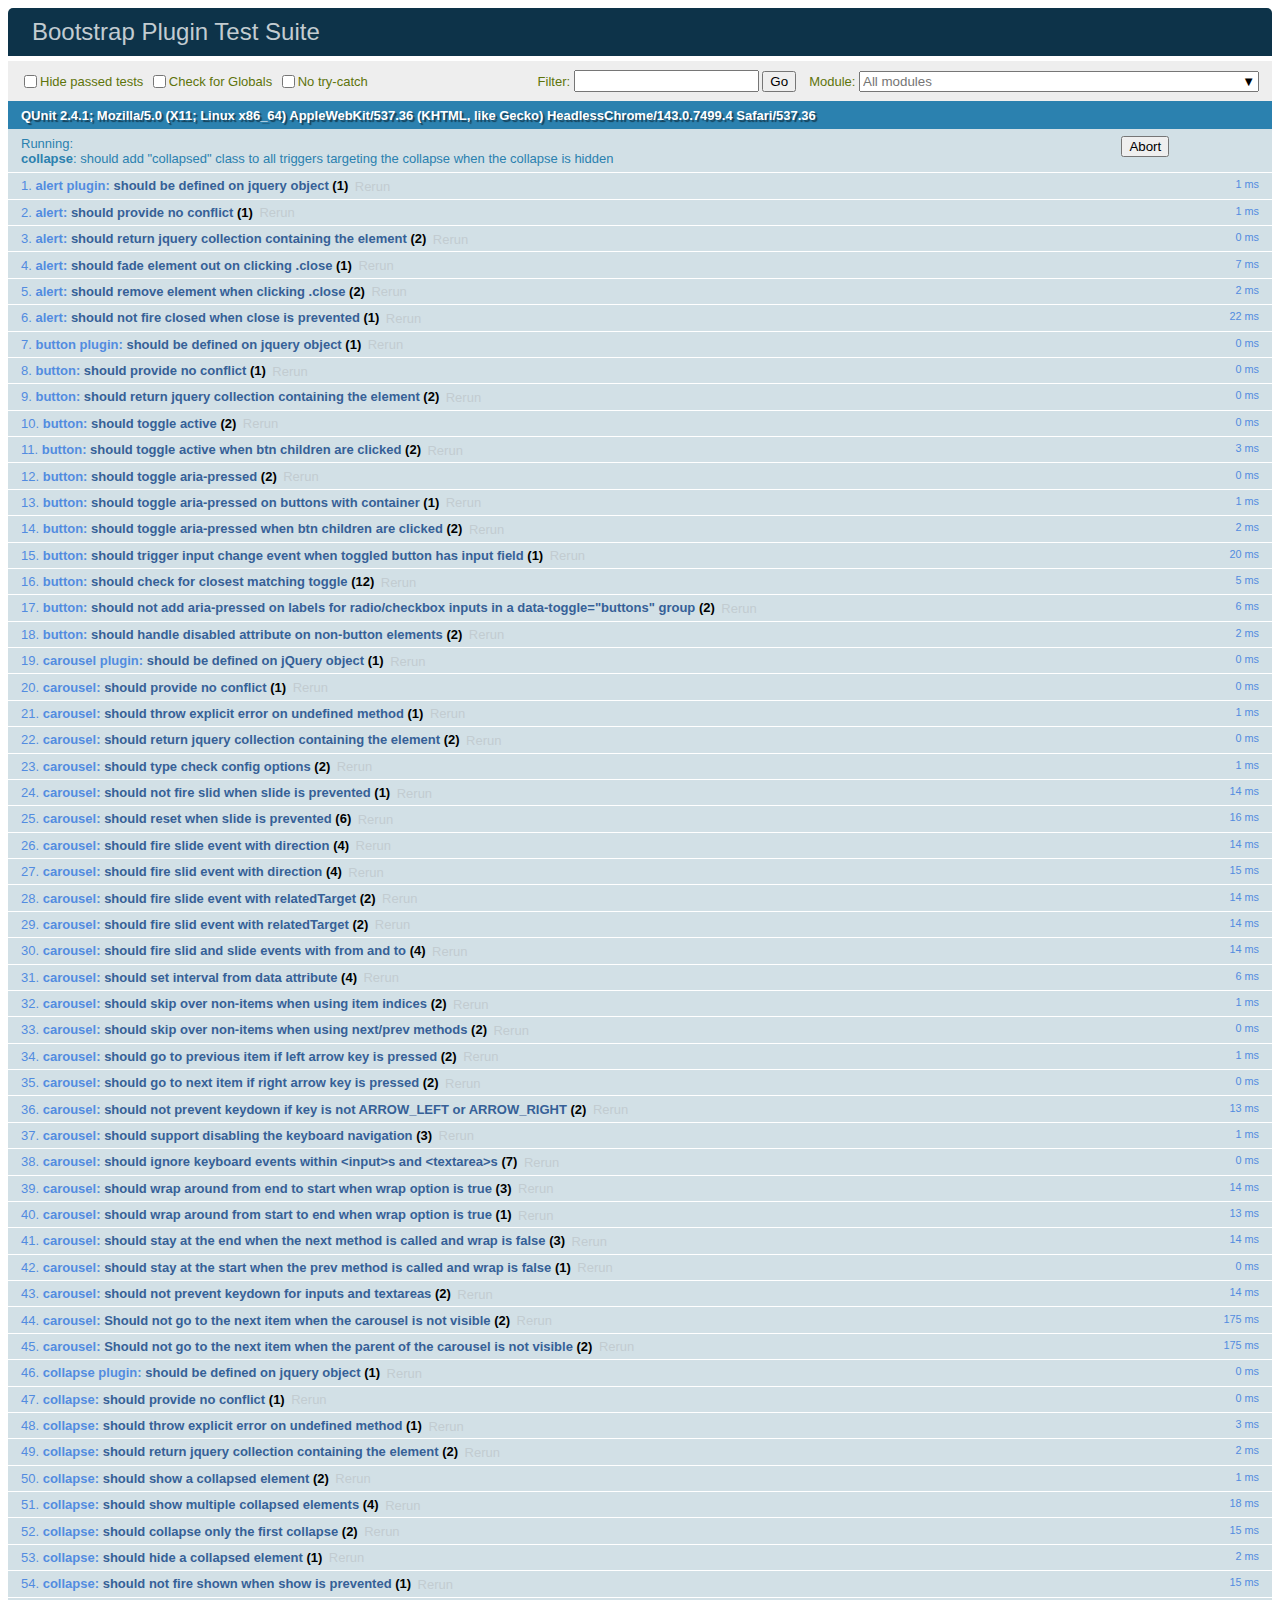
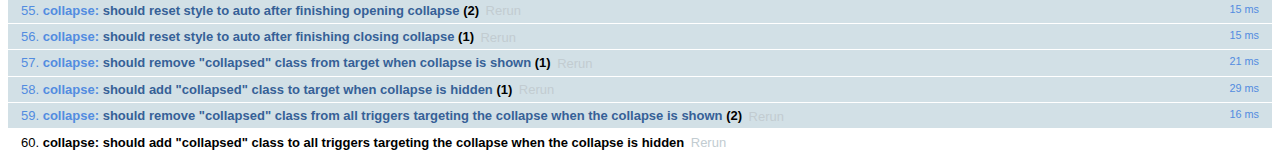
<file: bootstrap-4.0.0/js/tests/index.html>
<!doctype html>
<html lang="en">
  <head>
    <meta charset="utf-8">
    <meta name="viewport" content="width=device-width, initial-scale=1, shrink-to-fit=no">
    <title>Bootstrap Plugin Test Suite</title>

    <!-- jQuery -->
    <script>
      (function () {
        var path = '../../assets/js/vendor/jquery-slim.min.js'
        // get jquery param from the query string.
        var jQueryVersion = location.search.match(/[?&]jquery=(.*?)(?=&|$)/)

        // If a version was specified, use that version from our vendor folder
        if (jQueryVersion) {
          path = 'vendor/jquery-' + jQueryVersion[1] + '.min.js'
        }
        document.write('<script src="' + path + '"><\/script>')
      }())
    </script>
    <script src="../../assets/js/vendor/popper.min.js"></script>

    <!-- QUnit -->
    <link rel="stylesheet" href="vendor/qunit.css" media="screen">
    <script src="vendor/qunit.js"></script>

    <script>
      // Disable jQuery event aliases to ensure we don't accidentally use any of them
      [
        'blur',
        'focus',
        'focusin',
        'focusout',
        'resize',
        'scroll',
        'click',
        'dblclick',
        'mousedown',
        'mouseup',
        'mousemove',
        'mouseover',
        'mouseout',
        'mouseenter',
        'mouseleave',
        'change',
        'select',
        'submit',
        'keydown',
        'keypress',
        'keyup',
        'contextmenu'
      ].forEach(function(eventAlias) {
        $.fn[eventAlias] = function() {
          throw new Error('Using the ".' + eventAlias + '()" method is not allowed, so that Bootstrap can be compatible with custom jQuery builds which exclude the "event aliases" module that defines said method. See https://github.com/twbs/bootstrap/blob/master/CONTRIBUTING.md#js')
        }
      })

      // Require assert.expect in each test
      QUnit.config.requireExpects = true

      // See https://github.com/axemclion/grunt-saucelabs#test-result-details-with-qunit
      var log = []
      var testName

      QUnit.done(function(testResults) {
        var tests = []
        for (var i = 0; i < log.length; i++) {
          var details = log[i]
          tests.push({
            name: details.name,
            result: details.result,
            expected: details.expected,
            actual: details.actual,
            source: details.source
          })
        }
        testResults.tests = tests

        window.global_test_results = testResults
      })

      QUnit.testStart(function(testDetails) {
        QUnit.log(function(details) {
          if (!details.result) {
            details.name = testDetails.name
            log.push(details)
          }
        })
      })

      // Display fixture on-screen on iOS to avoid false positives
      // See https://github.com/twbs/bootstrap/pull/15955
      if (/iPhone|iPad|iPod/.test(navigator.userAgent)) {
        QUnit.begin(function() {
          $('#qunit-fixture').css({ top: 0, left: 0 })
        })

        QUnit.done(function() {
          $('#qunit-fixture').css({ top: '', left: '' })
        })
      }
    </script>

    <!-- Transpiled Plugins -->
    <script src="../dist/util.js"></script>
    <script src="../dist/alert.js"></script>
    <script src="../dist/button.js"></script>
    <script src="../dist/carousel.js"></script>
    <script src="../dist/collapse.js"></script>
    <script src="../dist/dropdown.js"></script>
    <script src="../dist/modal.js"></script>
    <script src="../dist/scrollspy.js"></script>
    <script src="../dist/tab.js"></script>
    <script src="../dist/tooltip.js"></script>
    <script src="../dist/popover.js"></script>

    <!-- Unit Tests -->
    <script src="unit/alert.js"></script>
    <script src="unit/button.js"></script>
    <script src="unit/carousel.js"></script>
    <script src="unit/collapse.js"></script>
    <script src="unit/dropdown.js"></script>
    <script src="unit/modal.js"></script>
    <script src="unit/scrollspy.js"></script>
    <script src="unit/tab.js"></script>
    <script src="unit/tooltip.js"></script>
    <script src="unit/popover.js"></script>
    <script src="unit/util.js"></script>
  </head>
  <body>
    <div id="qunit-container">
      <div id="qunit"></div>
      <div id="qunit-fixture"></div>
    </div>
  </body>
</html>
</file>
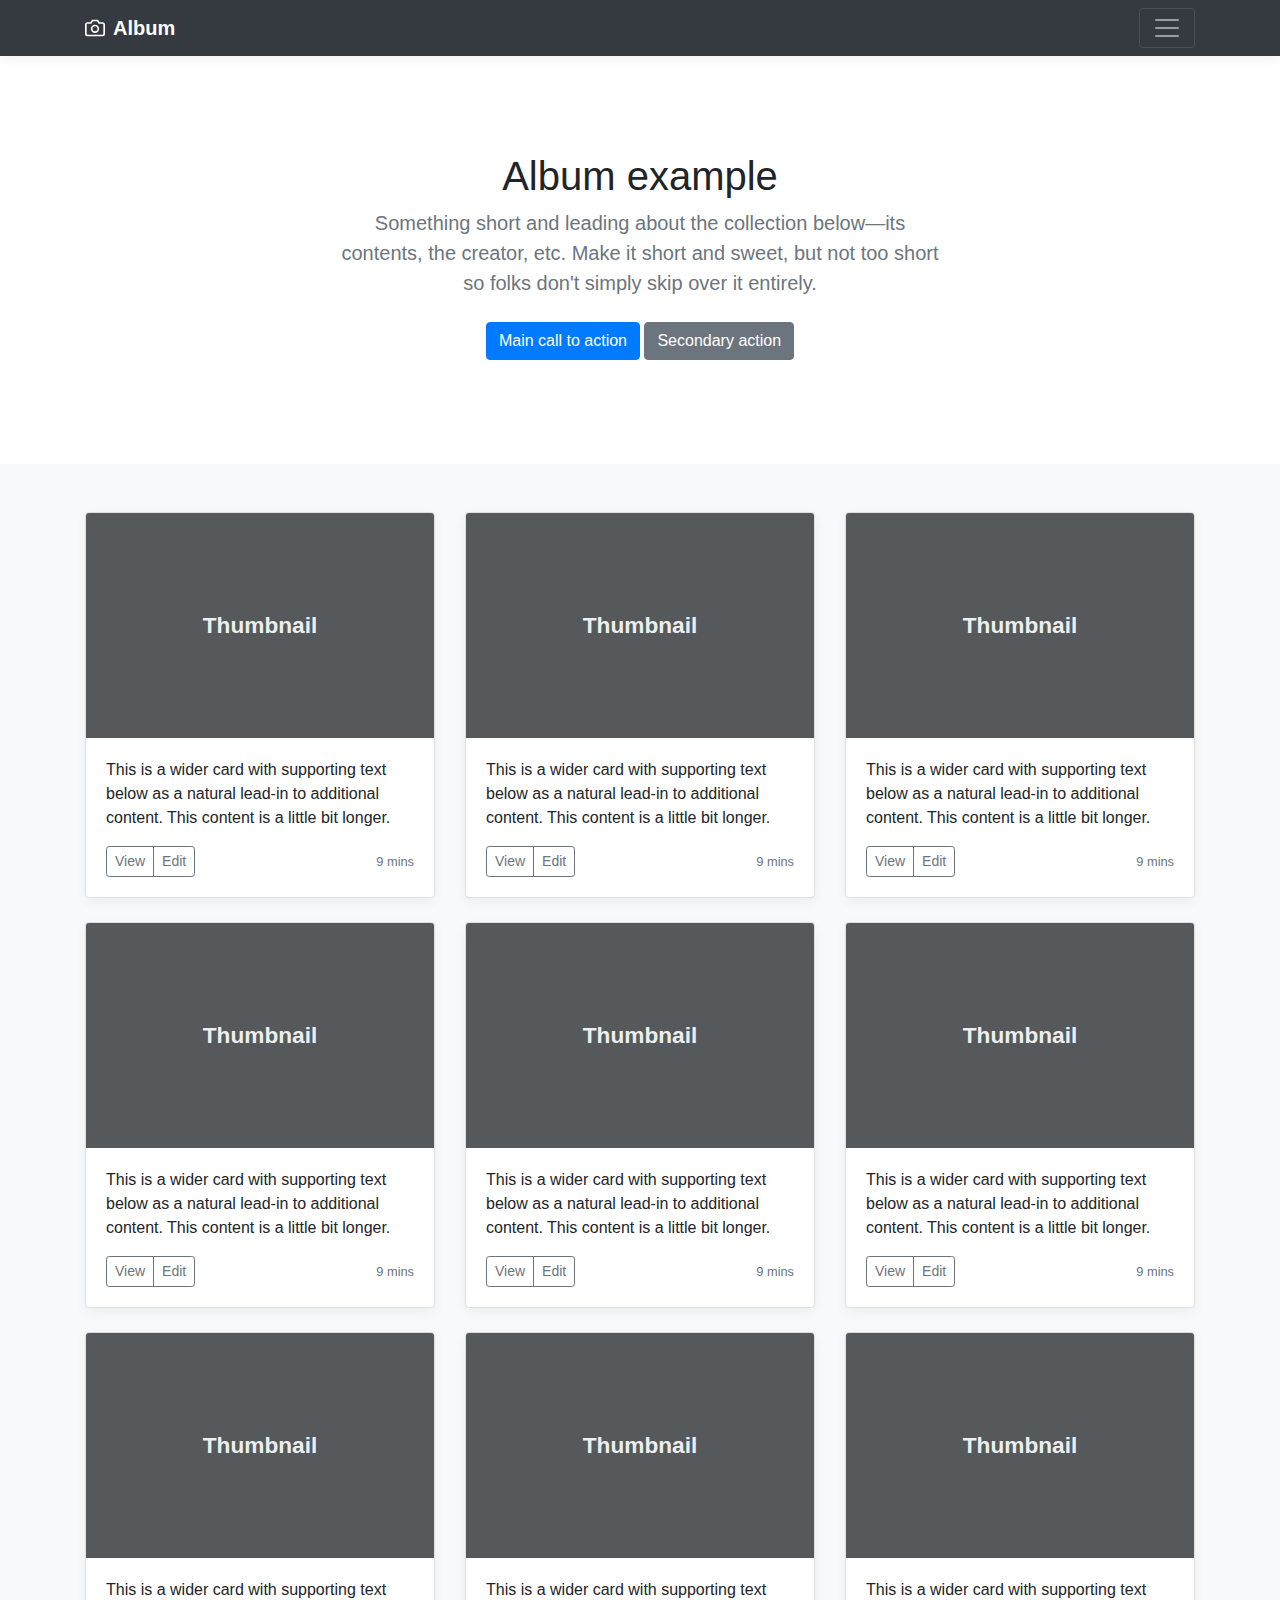
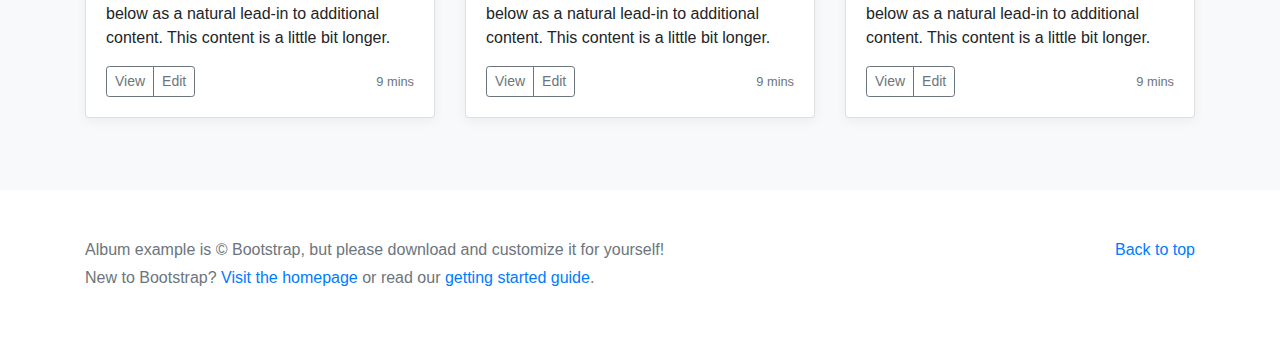
<file: bootstrap-4.0.0/docs/4.0/examples/album/index.html>
<!doctype html>
<html lang="en">
  <head>
    <meta charset="utf-8">
    <meta name="viewport" content="width=device-width, initial-scale=1, shrink-to-fit=no">
    <meta name="description" content="">
    <meta name="author" content="">
    <link rel="icon" href="../../../../favicon.ico">

    <title>Album example for Bootstrap</title>

    <!-- Bootstrap core CSS -->
    <link href="../../../../dist/css/bootstrap.min.css" rel="stylesheet">

    <!-- Custom styles for this template -->
    <link href="album.css" rel="stylesheet">
  </head>

  <body>

    <header>
      <div class="collapse bg-dark" id="navbarHeader">
        <div class="container">
          <div class="row">
            <div class="col-sm-8 col-md-7 py-4">
              <h4 class="text-white">About</h4>
              <p class="text-muted">Add some information about the album below, the author, or any other background context. Make it a few sentences long so folks can pick up some informative tidbits. Then, link them off to some social networking sites or contact information.</p>
            </div>
            <div class="col-sm-4 offset-md-1 py-4">
              <h4 class="text-white">Contact</h4>
              <ul class="list-unstyled">
                <li><a href="#" class="text-white">Follow on Twitter</a></li>
                <li><a href="#" class="text-white">Like on Facebook</a></li>
                <li><a href="#" class="text-white">Email me</a></li>
              </ul>
            </div>
          </div>
        </div>
      </div>
      <div class="navbar navbar-dark bg-dark box-shadow">
        <div class="container d-flex justify-content-between">
          <a href="#" class="navbar-brand d-flex align-items-center">
            <svg xmlns="http://www.w3.org/2000/svg" width="20" height="20" viewBox="0 0 24 24" fill="none" stroke="currentColor" stroke-width="2" stroke-linecap="round" stroke-linejoin="round" class="mr-2"><path d="M23 19a2 2 0 0 1-2 2H3a2 2 0 0 1-2-2V8a2 2 0 0 1 2-2h4l2-3h6l2 3h4a2 2 0 0 1 2 2z"></path><circle cx="12" cy="13" r="4"></circle></svg>
            <strong>Album</strong>
          </a>
          <button class="navbar-toggler" type="button" data-toggle="collapse" data-target="#navbarHeader" aria-controls="navbarHeader" aria-expanded="false" aria-label="Toggle navigation">
            <span class="navbar-toggler-icon"></span>
          </button>
        </div>
      </div>
    </header>

    <main role="main">

      <section class="jumbotron text-center">
        <div class="container">
          <h1 class="jumbotron-heading">Album example</h1>
          <p class="lead text-muted">Something short and leading about the collection below—its contents, the creator, etc. Make it short and sweet, but not too short so folks don't simply skip over it entirely.</p>
          <p>
            <a href="#" class="btn btn-primary my-2">Main call to action</a>
            <a href="#" class="btn btn-secondary my-2">Secondary action</a>
          </p>
        </div>
      </section>

      <div class="album py-5 bg-light">
        <div class="container">

          <div class="row">
            <div class="col-md-4">
              <div class="card mb-4 box-shadow">
                <img class="card-img-top" data-src="holder.js/100px225?theme=thumb&bg=55595c&fg=eceeef&text=Thumbnail" alt="Card image cap">
                <div class="card-body">
                  <p class="card-text">This is a wider card with supporting text below as a natural lead-in to additional content. This content is a little bit longer.</p>
                  <div class="d-flex justify-content-between align-items-center">
                    <div class="btn-group">
                      <button type="button" class="btn btn-sm btn-outline-secondary">View</button>
                      <button type="button" class="btn btn-sm btn-outline-secondary">Edit</button>
                    </div>
                    <small class="text-muted">9 mins</small>
                  </div>
                </div>
              </div>
            </div>
            <div class="col-md-4">
              <div class="card mb-4 box-shadow">
                <img class="card-img-top" data-src="holder.js/100px225?theme=thumb&bg=55595c&fg=eceeef&text=Thumbnail" alt="Card image cap">
                <div class="card-body">
                  <p class="card-text">This is a wider card with supporting text below as a natural lead-in to additional content. This content is a little bit longer.</p>
                  <div class="d-flex justify-content-between align-items-center">
                    <div class="btn-group">
                      <button type="button" class="btn btn-sm btn-outline-secondary">View</button>
                      <button type="button" class="btn btn-sm btn-outline-secondary">Edit</button>
                    </div>
                    <small class="text-muted">9 mins</small>
                  </div>
                </div>
              </div>
            </div>
            <div class="col-md-4">
              <div class="card mb-4 box-shadow">
                <img class="card-img-top" data-src="holder.js/100px225?theme=thumb&bg=55595c&fg=eceeef&text=Thumbnail" alt="Card image cap">
                <div class="card-body">
                  <p class="card-text">This is a wider card with supporting text below as a natural lead-in to additional content. This content is a little bit longer.</p>
                  <div class="d-flex justify-content-between align-items-center">
                    <div class="btn-group">
                      <button type="button" class="btn btn-sm btn-outline-secondary">View</button>
                      <button type="button" class="btn btn-sm btn-outline-secondary">Edit</button>
                    </div>
                    <small class="text-muted">9 mins</small>
                  </div>
                </div>
              </div>
            </div>

            <div class="col-md-4">
              <div class="card mb-4 box-shadow">
                <img class="card-img-top" data-src="holder.js/100px225?theme=thumb&bg=55595c&fg=eceeef&text=Thumbnail" alt="Card image cap">
                <div class="card-body">
                  <p class="card-text">This is a wider card with supporting text below as a natural lead-in to additional content. This content is a little bit longer.</p>
                  <div class="d-flex justify-content-between align-items-center">
                    <div class="btn-group">
                      <button type="button" class="btn btn-sm btn-outline-secondary">View</button>
                      <button type="button" class="btn btn-sm btn-outline-secondary">Edit</button>
                    </div>
                    <small class="text-muted">9 mins</small>
                  </div>
                </div>
              </div>
            </div>
            <div class="col-md-4">
              <div class="card mb-4 box-shadow">
                <img class="card-img-top" data-src="holder.js/100px225?theme=thumb&bg=55595c&fg=eceeef&text=Thumbnail" alt="Card image cap">
                <div class="card-body">
                  <p class="card-text">This is a wider card with supporting text below as a natural lead-in to additional content. This content is a little bit longer.</p>
                  <div class="d-flex justify-content-between align-items-center">
                    <div class="btn-group">
                      <button type="button" class="btn btn-sm btn-outline-secondary">View</button>
                      <button type="button" class="btn btn-sm btn-outline-secondary">Edit</button>
                    </div>
                    <small class="text-muted">9 mins</small>
                  </div>
                </div>
              </div>
            </div>
            <div class="col-md-4">
              <div class="card mb-4 box-shadow">
                <img class="card-img-top" data-src="holder.js/100px225?theme=thumb&bg=55595c&fg=eceeef&text=Thumbnail" alt="Card image cap">
                <div class="card-body">
                  <p class="card-text">This is a wider card with supporting text below as a natural lead-in to additional content. This content is a little bit longer.</p>
                  <div class="d-flex justify-content-between align-items-center">
                    <div class="btn-group">
                      <button type="button" class="btn btn-sm btn-outline-secondary">View</button>
                      <button type="button" class="btn btn-sm btn-outline-secondary">Edit</button>
                    </div>
                    <small class="text-muted">9 mins</small>
                  </div>
                </div>
              </div>
            </div>

            <div class="col-md-4">
              <div class="card mb-4 box-shadow">
                <img class="card-img-top" data-src="holder.js/100px225?theme=thumb&bg=55595c&fg=eceeef&text=Thumbnail" alt="Card image cap">
                <div class="card-body">
                  <p class="card-text">This is a wider card with supporting text below as a natural lead-in to additional content. This content is a little bit longer.</p>
                  <div class="d-flex justify-content-between align-items-center">
                    <div class="btn-group">
                      <button type="button" class="btn btn-sm btn-outline-secondary">View</button>
                      <button type="button" class="btn btn-sm btn-outline-secondary">Edit</button>
                    </div>
                    <small class="text-muted">9 mins</small>
                  </div>
                </div>
              </div>
            </div>
            <div class="col-md-4">
              <div class="card mb-4 box-shadow">
                <img class="card-img-top" data-src="holder.js/100px225?theme=thumb&bg=55595c&fg=eceeef&text=Thumbnail" alt="Card image cap">
                <div class="card-body">
                  <p class="card-text">This is a wider card with supporting text below as a natural lead-in to additional content. This content is a little bit longer.</p>
                  <div class="d-flex justify-content-between align-items-center">
                    <div class="btn-group">
                      <button type="button" class="btn btn-sm btn-outline-secondary">View</button>
                      <button type="button" class="btn btn-sm btn-outline-secondary">Edit</button>
                    </div>
                    <small class="text-muted">9 mins</small>
                  </div>
                </div>
              </div>
            </div>
            <div class="col-md-4">
              <div class="card mb-4 box-shadow">
                <img class="card-img-top" data-src="holder.js/100px225?theme=thumb&bg=55595c&fg=eceeef&text=Thumbnail" alt="Card image cap">
                <div class="card-body">
                  <p class="card-text">This is a wider card with supporting text below as a natural lead-in to additional content. This content is a little bit longer.</p>
                  <div class="d-flex justify-content-between align-items-center">
                    <div class="btn-group">
                      <button type="button" class="btn btn-sm btn-outline-secondary">View</button>
                      <button type="button" class="btn btn-sm btn-outline-secondary">Edit</button>
                    </div>
                    <small class="text-muted">9 mins</small>
                  </div>
                </div>
              </div>
            </div>
          </div>
        </div>
      </div>

    </main>

    <footer class="text-muted">
      <div class="container">
        <p class="float-right">
          <a href="#">Back to top</a>
        </p>
        <p>Album example is &copy; Bootstrap, but please download and customize it for yourself!</p>
        <p>New to Bootstrap? <a href="../../">Visit the homepage</a> or read our <a href="../../getting-started/">getting started guide</a>.</p>
      </div>
    </footer>

    <!-- Bootstrap core JavaScript
    ================================================== -->
    <!-- Placed at the end of the document so the pages load faster -->
    <script src="https://code.jquery.com/jquery-3.2.1.slim.min.js" integrity="sha384-KJ3o2DKtIkvYIK3UENzmM7KCkRr/rE9/Qpg6aAZGJwFDMVNA/GpGFF93hXpG5KkN" crossorigin="anonymous"></script>
    <script>window.jQuery || document.write('<script src="../../../../assets/js/vendor/jquery-slim.min.js"><\/script>')</script>
    <script src="../../../../assets/js/vendor/popper.min.js"></script>
    <script src="../../../../dist/js/bootstrap.min.js"></script>
    <script src="../../../../assets/js/vendor/holder.min.js"></script>
  </body>
</html>
</file>
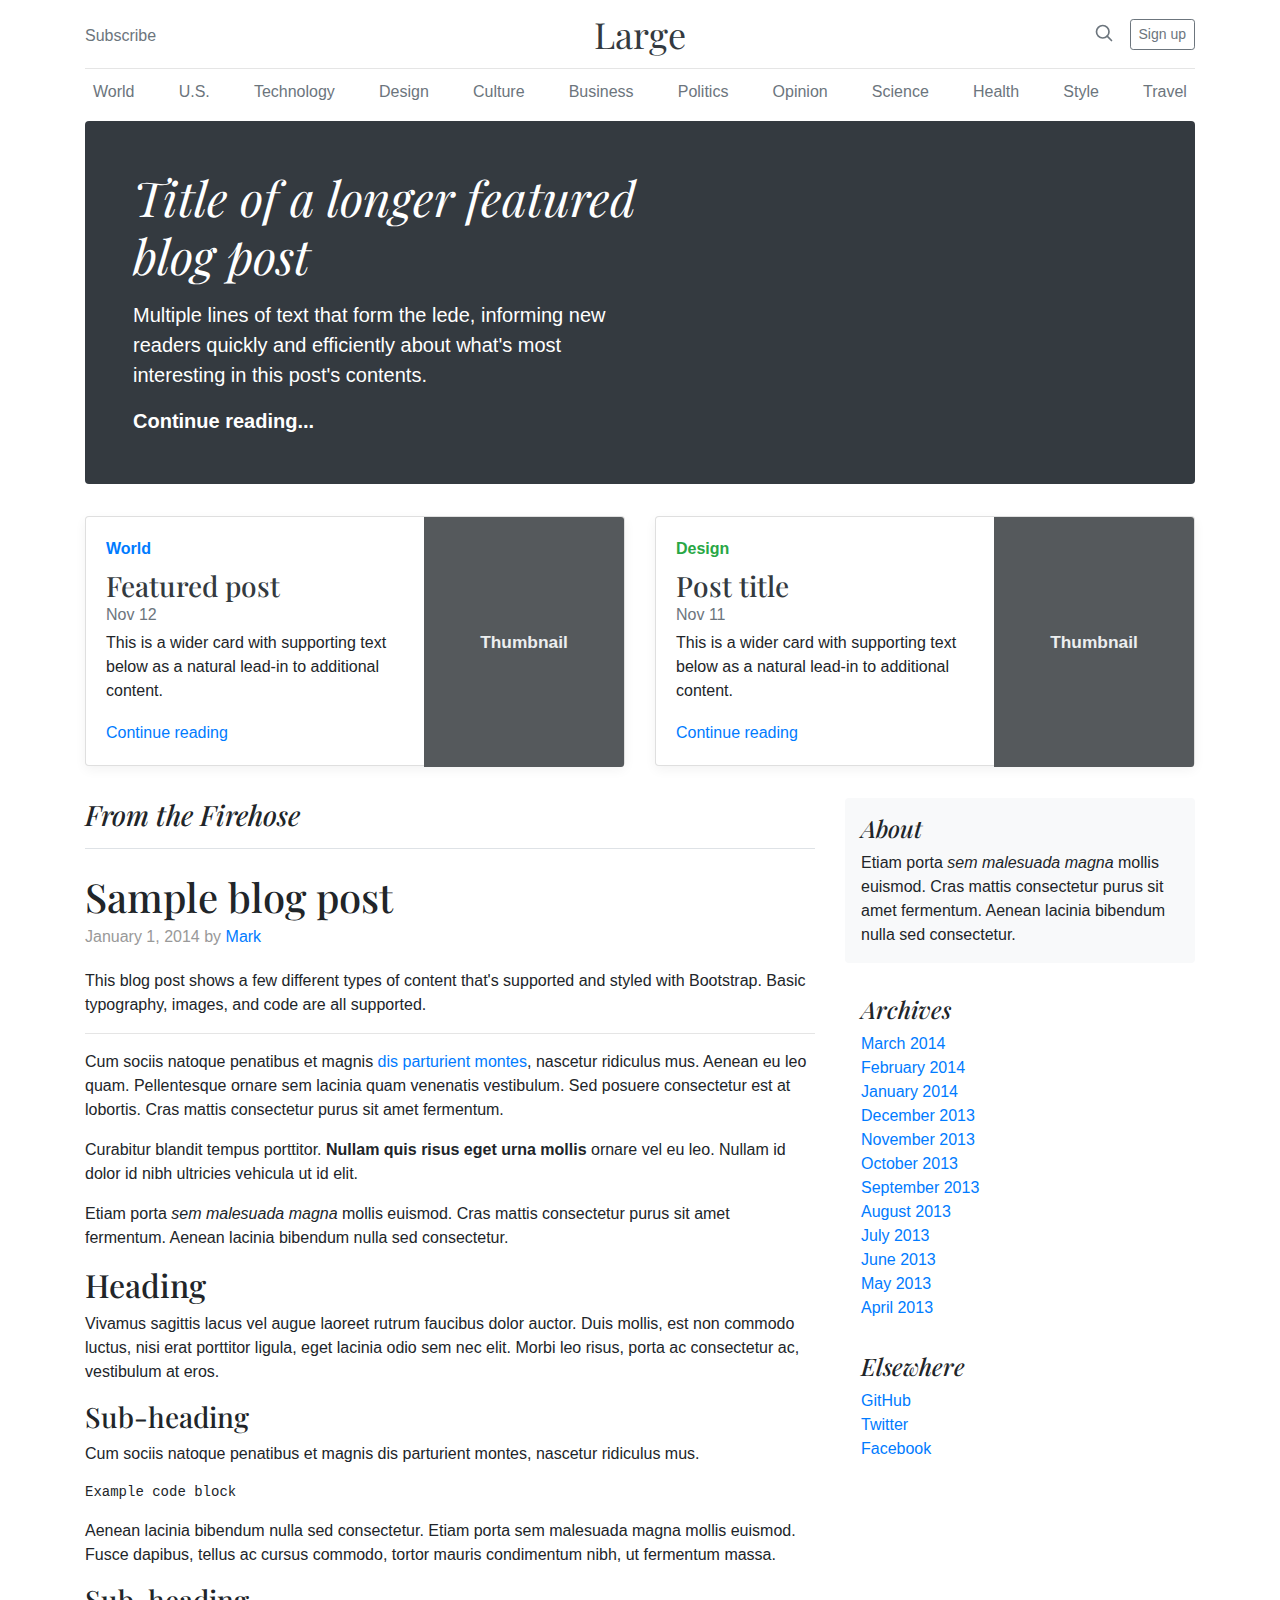
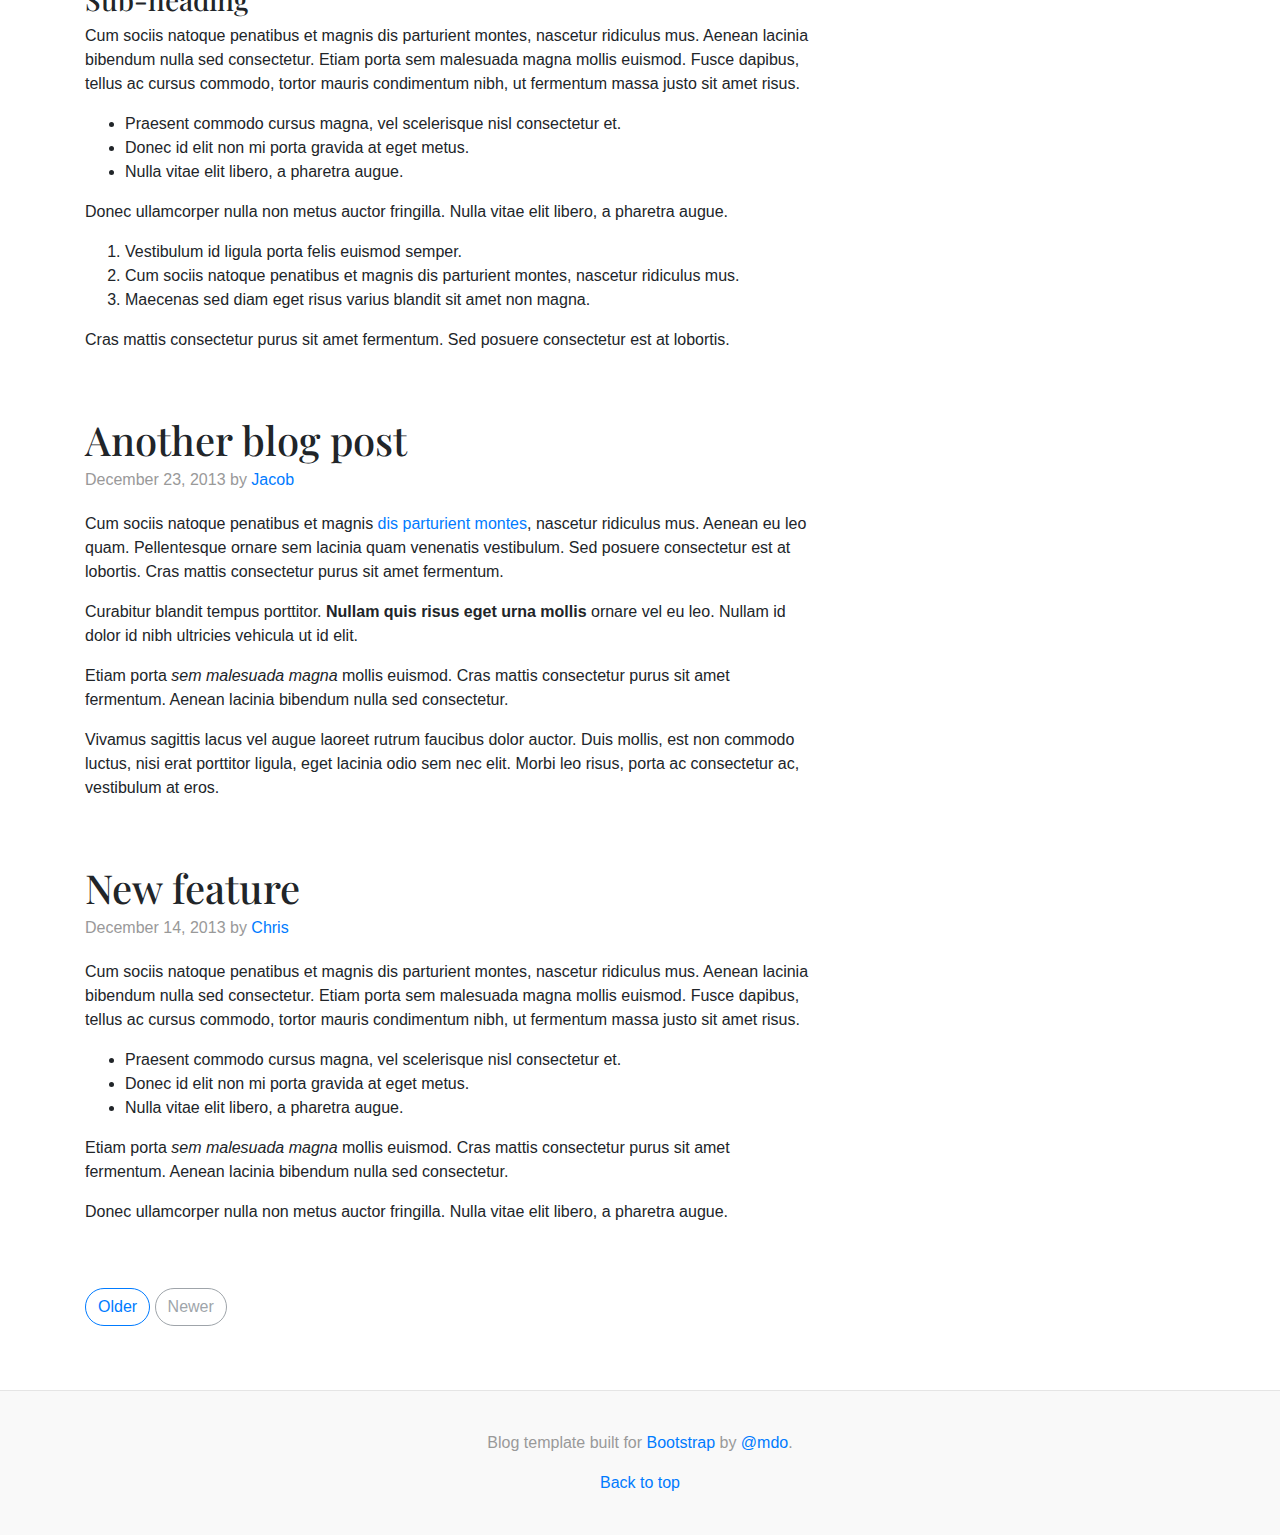
<file: bootstrap-4.0.0/docs/4.0/examples/blog/index.html>
<!doctype html>
<html lang="en">
  <head>
    <meta charset="utf-8">
    <meta name="viewport" content="width=device-width, initial-scale=1, shrink-to-fit=no">
    <meta name="description" content="">
    <meta name="author" content="">
    <link rel="icon" href="../../../../favicon.ico">

    <title>Blog Template for Bootstrap</title>

    <!-- Bootstrap core CSS -->
    <link href="../../../../dist/css/bootstrap.min.css" rel="stylesheet">

    <!-- Custom styles for this template -->
    <link href="https://fonts.googleapis.com/css?family=Playfair+Display:700,900" rel="stylesheet">
    <link href="blog.css" rel="stylesheet">
  </head>

  <body>

    <div class="container">
      <header class="blog-header py-3">
        <div class="row flex-nowrap justify-content-between align-items-center">
          <div class="col-4 pt-1">
            <a class="text-muted" href="#">Subscribe</a>
          </div>
          <div class="col-4 text-center">
            <a class="blog-header-logo text-dark" href="#">Large</a>
          </div>
          <div class="col-4 d-flex justify-content-end align-items-center">
            <a class="text-muted" href="#">
              <svg xmlns="http://www.w3.org/2000/svg" width="20" height="20" viewBox="0 0 24 24" fill="none" stroke="currentColor" stroke-width="2" stroke-linecap="round" stroke-linejoin="round" class="mx-3"><circle cx="10.5" cy="10.5" r="7.5"></circle><line x1="21" y1="21" x2="15.8" y2="15.8"></line></svg>
            </a>
            <a class="btn btn-sm btn-outline-secondary" href="#">Sign up</a>
          </div>
        </div>
      </header>

      <div class="nav-scroller py-1 mb-2">
        <nav class="nav d-flex justify-content-between">
          <a class="p-2 text-muted" href="#">World</a>
          <a class="p-2 text-muted" href="#">U.S.</a>
          <a class="p-2 text-muted" href="#">Technology</a>
          <a class="p-2 text-muted" href="#">Design</a>
          <a class="p-2 text-muted" href="#">Culture</a>
          <a class="p-2 text-muted" href="#">Business</a>
          <a class="p-2 text-muted" href="#">Politics</a>
          <a class="p-2 text-muted" href="#">Opinion</a>
          <a class="p-2 text-muted" href="#">Science</a>
          <a class="p-2 text-muted" href="#">Health</a>
          <a class="p-2 text-muted" href="#">Style</a>
          <a class="p-2 text-muted" href="#">Travel</a>
        </nav>
      </div>

      <div class="jumbotron p-3 p-md-5 text-white rounded bg-dark">
        <div class="col-md-6 px-0">
          <h1 class="display-4 font-italic">Title of a longer featured blog post</h1>
          <p class="lead my-3">Multiple lines of text that form the lede, informing new readers quickly and efficiently about what's most interesting in this post's contents.</p>
          <p class="lead mb-0"><a href="#" class="text-white font-weight-bold">Continue reading...</a></p>
        </div>
      </div>

      <div class="row mb-2">
        <div class="col-md-6">
          <div class="card flex-md-row mb-4 box-shadow h-md-250">
            <div class="card-body d-flex flex-column align-items-start">
              <strong class="d-inline-block mb-2 text-primary">World</strong>
              <h3 class="mb-0">
                <a class="text-dark" href="#">Featured post</a>
              </h3>
              <div class="mb-1 text-muted">Nov 12</div>
              <p class="card-text mb-auto">This is a wider card with supporting text below as a natural lead-in to additional content.</p>
              <a href="#">Continue reading</a>
            </div>
            <img class="card-img-right flex-auto d-none d-md-block" data-src="holder.js/200x250?theme=thumb" alt="Card image cap">
          </div>
        </div>
        <div class="col-md-6">
          <div class="card flex-md-row mb-4 box-shadow h-md-250">
            <div class="card-body d-flex flex-column align-items-start">
              <strong class="d-inline-block mb-2 text-success">Design</strong>
              <h3 class="mb-0">
                <a class="text-dark" href="#">Post title</a>
              </h3>
              <div class="mb-1 text-muted">Nov 11</div>
              <p class="card-text mb-auto">This is a wider card with supporting text below as a natural lead-in to additional content.</p>
              <a href="#">Continue reading</a>
            </div>
            <img class="card-img-right flex-auto d-none d-md-block" data-src="holder.js/200x250?theme=thumb" alt="Card image cap">
          </div>
        </div>
      </div>
    </div>

    <main role="main" class="container">
      <div class="row">
        <div class="col-md-8 blog-main">
          <h3 class="pb-3 mb-4 font-italic border-bottom">
            From the Firehose
          </h3>

          <div class="blog-post">
            <h2 class="blog-post-title">Sample blog post</h2>
            <p class="blog-post-meta">January 1, 2014 by <a href="#">Mark</a></p>

            <p>This blog post shows a few different types of content that's supported and styled with Bootstrap. Basic typography, images, and code are all supported.</p>
            <hr>
            <p>Cum sociis natoque penatibus et magnis <a href="#">dis parturient montes</a>, nascetur ridiculus mus. Aenean eu leo quam. Pellentesque ornare sem lacinia quam venenatis vestibulum. Sed posuere consectetur est at lobortis. Cras mattis consectetur purus sit amet fermentum.</p>
            <blockquote>
              <p>Curabitur blandit tempus porttitor. <strong>Nullam quis risus eget urna mollis</strong> ornare vel eu leo. Nullam id dolor id nibh ultricies vehicula ut id elit.</p>
            </blockquote>
            <p>Etiam porta <em>sem malesuada magna</em> mollis euismod. Cras mattis consectetur purus sit amet fermentum. Aenean lacinia bibendum nulla sed consectetur.</p>
            <h2>Heading</h2>
            <p>Vivamus sagittis lacus vel augue laoreet rutrum faucibus dolor auctor. Duis mollis, est non commodo luctus, nisi erat porttitor ligula, eget lacinia odio sem nec elit. Morbi leo risus, porta ac consectetur ac, vestibulum at eros.</p>
            <h3>Sub-heading</h3>
            <p>Cum sociis natoque penatibus et magnis dis parturient montes, nascetur ridiculus mus.</p>
            <pre><code>Example code block</code></pre>
            <p>Aenean lacinia bibendum nulla sed consectetur. Etiam porta sem malesuada magna mollis euismod. Fusce dapibus, tellus ac cursus commodo, tortor mauris condimentum nibh, ut fermentum massa.</p>
            <h3>Sub-heading</h3>
            <p>Cum sociis natoque penatibus et magnis dis parturient montes, nascetur ridiculus mus. Aenean lacinia bibendum nulla sed consectetur. Etiam porta sem malesuada magna mollis euismod. Fusce dapibus, tellus ac cursus commodo, tortor mauris condimentum nibh, ut fermentum massa justo sit amet risus.</p>
            <ul>
              <li>Praesent commodo cursus magna, vel scelerisque nisl consectetur et.</li>
              <li>Donec id elit non mi porta gravida at eget metus.</li>
              <li>Nulla vitae elit libero, a pharetra augue.</li>
            </ul>
            <p>Donec ullamcorper nulla non metus auctor fringilla. Nulla vitae elit libero, a pharetra augue.</p>
            <ol>
              <li>Vestibulum id ligula porta felis euismod semper.</li>
              <li>Cum sociis natoque penatibus et magnis dis parturient montes, nascetur ridiculus mus.</li>
              <li>Maecenas sed diam eget risus varius blandit sit amet non magna.</li>
            </ol>
            <p>Cras mattis consectetur purus sit amet fermentum. Sed posuere consectetur est at lobortis.</p>
          </div><!-- /.blog-post -->

          <div class="blog-post">
            <h2 class="blog-post-title">Another blog post</h2>
            <p class="blog-post-meta">December 23, 2013 by <a href="#">Jacob</a></p>

            <p>Cum sociis natoque penatibus et magnis <a href="#">dis parturient montes</a>, nascetur ridiculus mus. Aenean eu leo quam. Pellentesque ornare sem lacinia quam venenatis vestibulum. Sed posuere consectetur est at lobortis. Cras mattis consectetur purus sit amet fermentum.</p>
            <blockquote>
              <p>Curabitur blandit tempus porttitor. <strong>Nullam quis risus eget urna mollis</strong> ornare vel eu leo. Nullam id dolor id nibh ultricies vehicula ut id elit.</p>
            </blockquote>
            <p>Etiam porta <em>sem malesuada magna</em> mollis euismod. Cras mattis consectetur purus sit amet fermentum. Aenean lacinia bibendum nulla sed consectetur.</p>
            <p>Vivamus sagittis lacus vel augue laoreet rutrum faucibus dolor auctor. Duis mollis, est non commodo luctus, nisi erat porttitor ligula, eget lacinia odio sem nec elit. Morbi leo risus, porta ac consectetur ac, vestibulum at eros.</p>
          </div><!-- /.blog-post -->

          <div class="blog-post">
            <h2 class="blog-post-title">New feature</h2>
            <p class="blog-post-meta">December 14, 2013 by <a href="#">Chris</a></p>

            <p>Cum sociis natoque penatibus et magnis dis parturient montes, nascetur ridiculus mus. Aenean lacinia bibendum nulla sed consectetur. Etiam porta sem malesuada magna mollis euismod. Fusce dapibus, tellus ac cursus commodo, tortor mauris condimentum nibh, ut fermentum massa justo sit amet risus.</p>
            <ul>
              <li>Praesent commodo cursus magna, vel scelerisque nisl consectetur et.</li>
              <li>Donec id elit non mi porta gravida at eget metus.</li>
              <li>Nulla vitae elit libero, a pharetra augue.</li>
            </ul>
            <p>Etiam porta <em>sem malesuada magna</em> mollis euismod. Cras mattis consectetur purus sit amet fermentum. Aenean lacinia bibendum nulla sed consectetur.</p>
            <p>Donec ullamcorper nulla non metus auctor fringilla. Nulla vitae elit libero, a pharetra augue.</p>
          </div><!-- /.blog-post -->

          <nav class="blog-pagination">
            <a class="btn btn-outline-primary" href="#">Older</a>
            <a class="btn btn-outline-secondary disabled" href="#">Newer</a>
          </nav>

        </div><!-- /.blog-main -->

        <aside class="col-md-4 blog-sidebar">
          <div class="p-3 mb-3 bg-light rounded">
            <h4 class="font-italic">About</h4>
            <p class="mb-0">Etiam porta <em>sem malesuada magna</em> mollis euismod. Cras mattis consectetur purus sit amet fermentum. Aenean lacinia bibendum nulla sed consectetur.</p>
          </div>

          <div class="p-3">
            <h4 class="font-italic">Archives</h4>
            <ol class="list-unstyled mb-0">
              <li><a href="#">March 2014</a></li>
              <li><a href="#">February 2014</a></li>
              <li><a href="#">January 2014</a></li>
              <li><a href="#">December 2013</a></li>
              <li><a href="#">November 2013</a></li>
              <li><a href="#">October 2013</a></li>
              <li><a href="#">September 2013</a></li>
              <li><a href="#">August 2013</a></li>
              <li><a href="#">July 2013</a></li>
              <li><a href="#">June 2013</a></li>
              <li><a href="#">May 2013</a></li>
              <li><a href="#">April 2013</a></li>
            </ol>
          </div>

          <div class="p-3">
            <h4 class="font-italic">Elsewhere</h4>
            <ol class="list-unstyled">
              <li><a href="#">GitHub</a></li>
              <li><a href="#">Twitter</a></li>
              <li><a href="#">Facebook</a></li>
            </ol>
          </div>
        </aside><!-- /.blog-sidebar -->

      </div><!-- /.row -->

    </main><!-- /.container -->

    <footer class="blog-footer">
      <p>Blog template built for <a href="https://getbootstrap.com/">Bootstrap</a> by <a href="https://twitter.com/mdo">@mdo</a>.</p>
      <p>
        <a href="#">Back to top</a>
      </p>
    </footer>

    <!-- Bootstrap core JavaScript
    ================================================== -->
    <!-- Placed at the end of the document so the pages load faster -->
    <script src="https://code.jquery.com/jquery-3.2.1.slim.min.js" integrity="sha384-KJ3o2DKtIkvYIK3UENzmM7KCkRr/rE9/Qpg6aAZGJwFDMVNA/GpGFF93hXpG5KkN" crossorigin="anonymous"></script>
    <script>window.jQuery || document.write('<script src="../../../../assets/js/vendor/jquery-slim.min.js"><\/script>')</script>
    <script src="../../../../assets/js/vendor/popper.min.js"></script>
    <script src="../../../../dist/js/bootstrap.min.js"></script>
    <script src="../../../../assets/js/vendor/holder.min.js"></script>
    <script>
      Holder.addTheme('thumb', {
        bg: '#55595c',
        fg: '#eceeef',
        text: 'Thumbnail'
      });
    </script>
  </body>
</html>
</file>
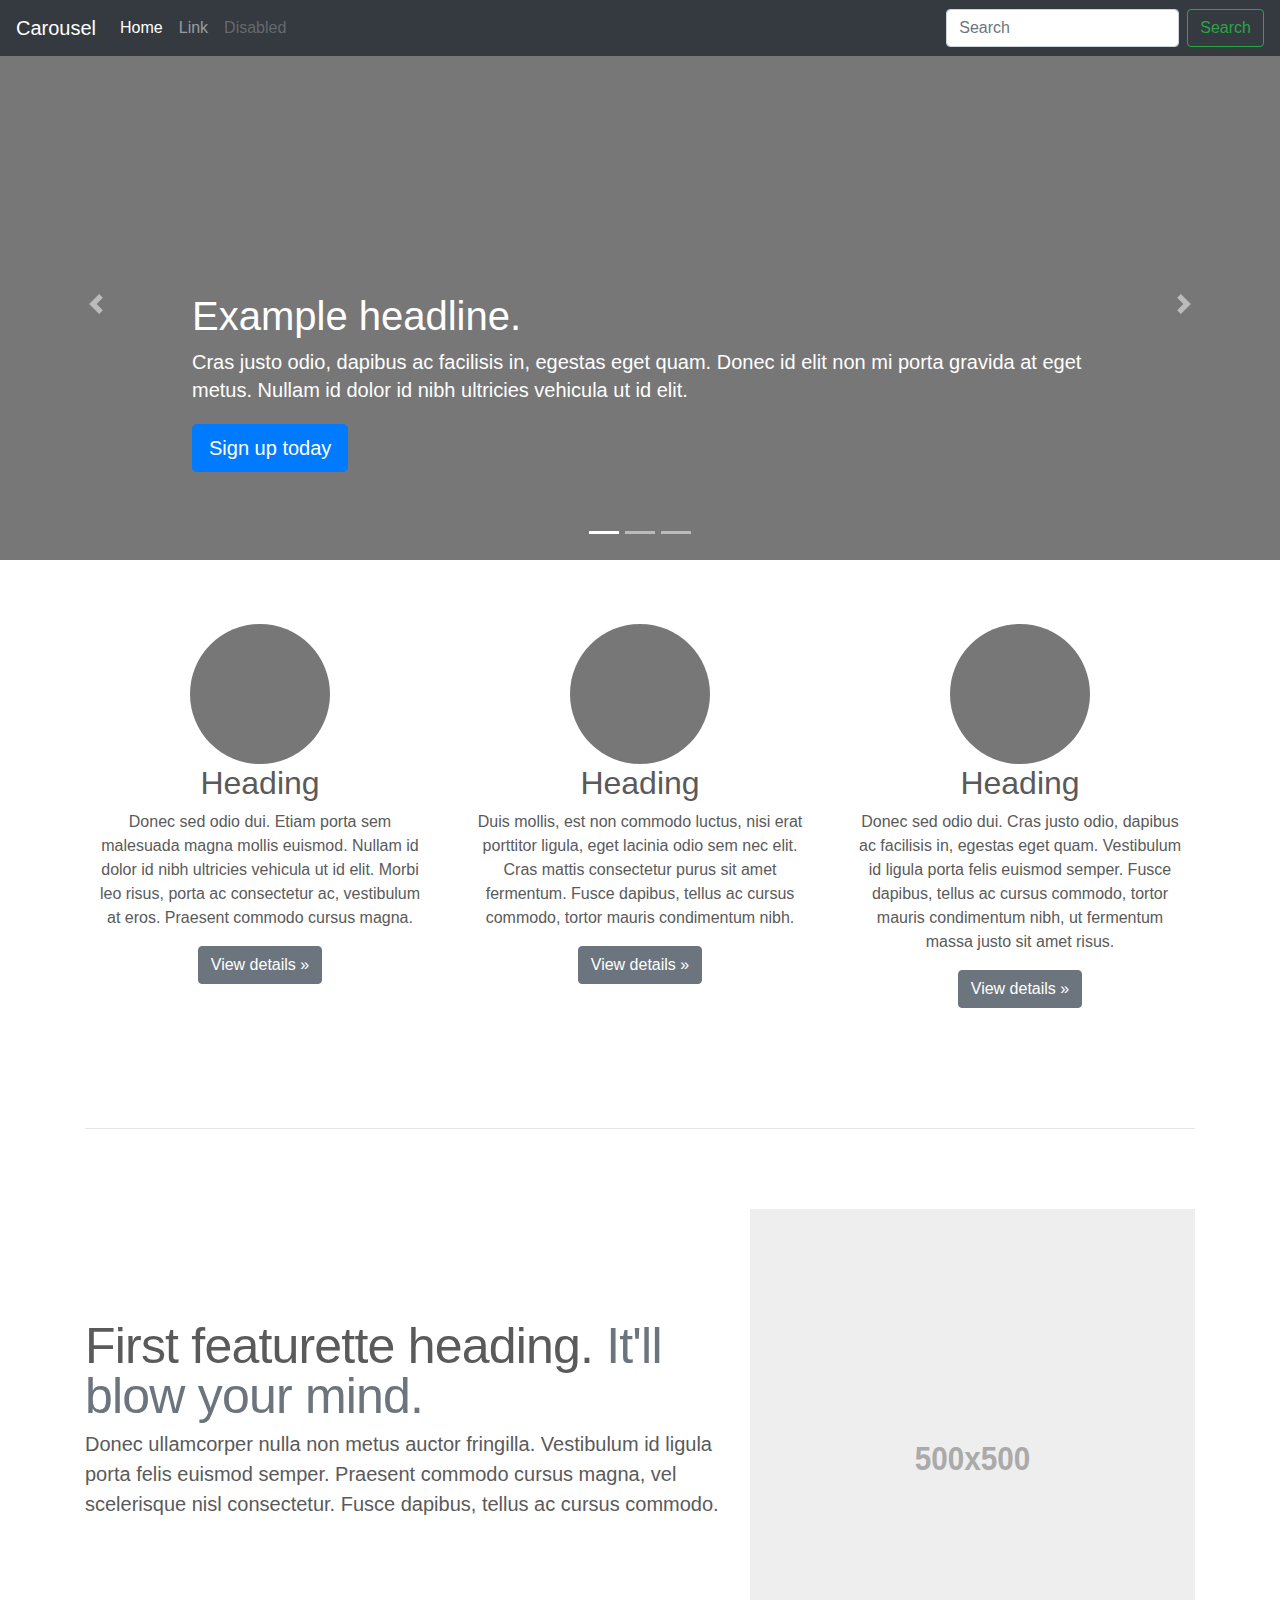
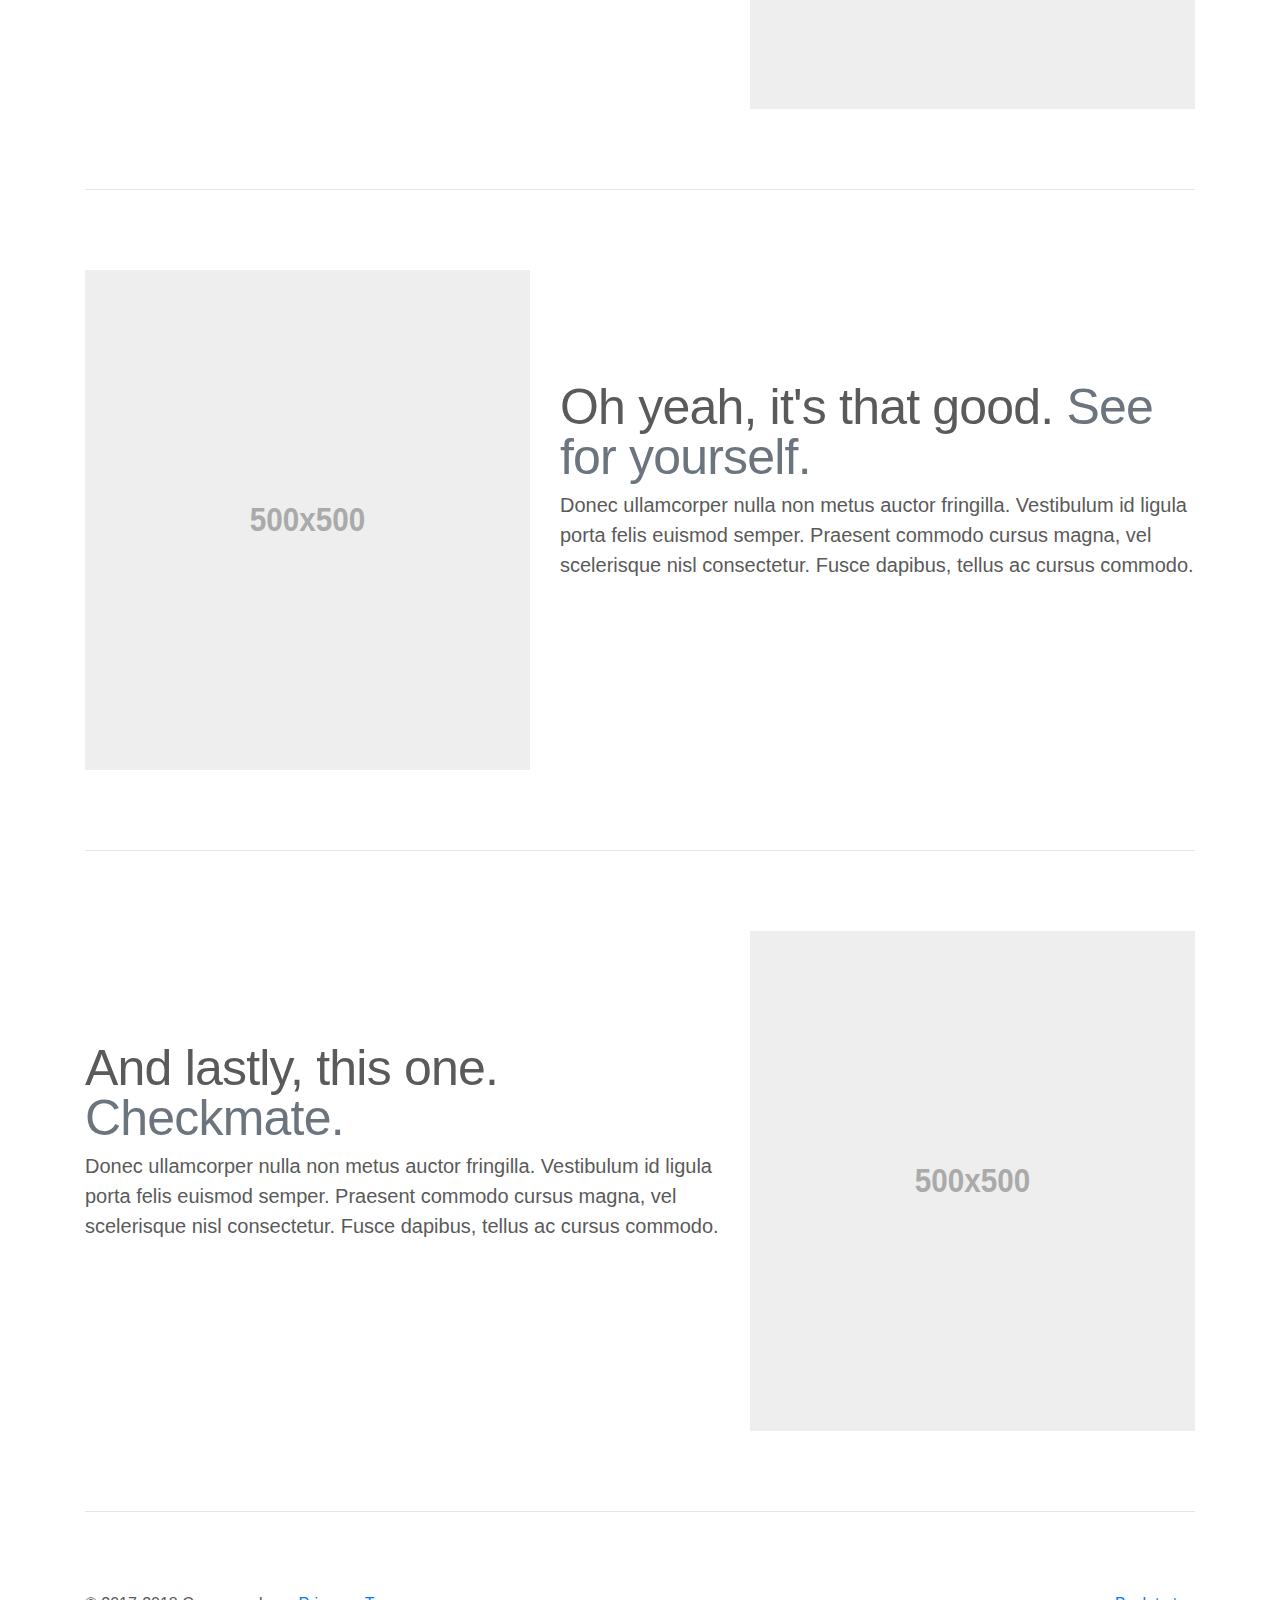
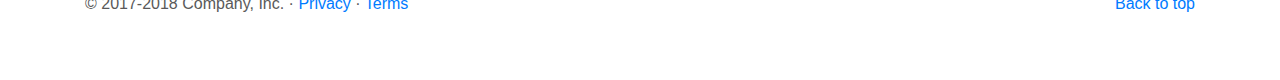
<file: bootstrap-4.0.0/docs/4.0/examples/carousel/index.html>
<!doctype html>
<html lang="en">
  <head>
    <meta charset="utf-8">
    <meta name="viewport" content="width=device-width, initial-scale=1, shrink-to-fit=no">
    <meta name="description" content="">
    <meta name="author" content="">
    <link rel="icon" href="../../../../favicon.ico">

    <title>Carousel Template for Bootstrap</title>

    <!-- Bootstrap core CSS -->
    <link href="../../../../dist/css/bootstrap.min.css" rel="stylesheet">

    <!-- Custom styles for this template -->
    <link href="carousel.css" rel="stylesheet">
  </head>
  <body>

    <header>
      <nav class="navbar navbar-expand-md navbar-dark fixed-top bg-dark">
        <a class="navbar-brand" href="#">Carousel</a>
        <button class="navbar-toggler" type="button" data-toggle="collapse" data-target="#navbarCollapse" aria-controls="navbarCollapse" aria-expanded="false" aria-label="Toggle navigation">
          <span class="navbar-toggler-icon"></span>
        </button>
        <div class="collapse navbar-collapse" id="navbarCollapse">
          <ul class="navbar-nav mr-auto">
            <li class="nav-item active">
              <a class="nav-link" href="#">Home <span class="sr-only">(current)</span></a>
            </li>
            <li class="nav-item">
              <a class="nav-link" href="#">Link</a>
            </li>
            <li class="nav-item">
              <a class="nav-link disabled" href="#">Disabled</a>
            </li>
          </ul>
          <form class="form-inline mt-2 mt-md-0">
            <input class="form-control mr-sm-2" type="text" placeholder="Search" aria-label="Search">
            <button class="btn btn-outline-success my-2 my-sm-0" type="submit">Search</button>
          </form>
        </div>
      </nav>
    </header>

    <main role="main">

      <div id="myCarousel" class="carousel slide" data-ride="carousel">
        <ol class="carousel-indicators">
          <li data-target="#myCarousel" data-slide-to="0" class="active"></li>
          <li data-target="#myCarousel" data-slide-to="1"></li>
          <li data-target="#myCarousel" data-slide-to="2"></li>
        </ol>
        <div class="carousel-inner">
          <div class="carousel-item active">
            <img class="first-slide" src="[data-uri]" alt="First slide">
            <div class="container">
              <div class="carousel-caption text-left">
                <h1>Example headline.</h1>
                <p>Cras justo odio, dapibus ac facilisis in, egestas eget quam. Donec id elit non mi porta gravida at eget metus. Nullam id dolor id nibh ultricies vehicula ut id elit.</p>
                <p><a class="btn btn-lg btn-primary" href="#" role="button">Sign up today</a></p>
              </div>
            </div>
          </div>
          <div class="carousel-item">
            <img class="second-slide" src="[data-uri]" alt="Second slide">
            <div class="container">
              <div class="carousel-caption">
                <h1>Another example headline.</h1>
                <p>Cras justo odio, dapibus ac facilisis in, egestas eget quam. Donec id elit non mi porta gravida at eget metus. Nullam id dolor id nibh ultricies vehicula ut id elit.</p>
                <p><a class="btn btn-lg btn-primary" href="#" role="button">Learn more</a></p>
              </div>
            </div>
          </div>
          <div class="carousel-item">
            <img class="third-slide" src="[data-uri]" alt="Third slide">
            <div class="container">
              <div class="carousel-caption text-right">
                <h1>One more for good measure.</h1>
                <p>Cras justo odio, dapibus ac facilisis in, egestas eget quam. Donec id elit non mi porta gravida at eget metus. Nullam id dolor id nibh ultricies vehicula ut id elit.</p>
                <p><a class="btn btn-lg btn-primary" href="#" role="button">Browse gallery</a></p>
              </div>
            </div>
          </div>
        </div>
        <a class="carousel-control-prev" href="#myCarousel" role="button" data-slide="prev">
          <span class="carousel-control-prev-icon" aria-hidden="true"></span>
          <span class="sr-only">Previous</span>
        </a>
        <a class="carousel-control-next" href="#myCarousel" role="button" data-slide="next">
          <span class="carousel-control-next-icon" aria-hidden="true"></span>
          <span class="sr-only">Next</span>
        </a>
      </div>


      <!-- Marketing messaging and featurettes
      ================================================== -->
      <!-- Wrap the rest of the page in another container to center all the content. -->

      <div class="container marketing">

        <!-- Three columns of text below the carousel -->
        <div class="row">
          <div class="col-lg-4">
            <img class="rounded-circle" src="[data-uri]" alt="Generic placeholder image" width="140" height="140">
            <h2>Heading</h2>
            <p>Donec sed odio dui. Etiam porta sem malesuada magna mollis euismod. Nullam id dolor id nibh ultricies vehicula ut id elit. Morbi leo risus, porta ac consectetur ac, vestibulum at eros. Praesent commodo cursus magna.</p>
            <p><a class="btn btn-secondary" href="#" role="button">View details &raquo;</a></p>
          </div><!-- /.col-lg-4 -->
          <div class="col-lg-4">
            <img class="rounded-circle" src="[data-uri]" alt="Generic placeholder image" width="140" height="140">
            <h2>Heading</h2>
            <p>Duis mollis, est non commodo luctus, nisi erat porttitor ligula, eget lacinia odio sem nec elit. Cras mattis consectetur purus sit amet fermentum. Fusce dapibus, tellus ac cursus commodo, tortor mauris condimentum nibh.</p>
            <p><a class="btn btn-secondary" href="#" role="button">View details &raquo;</a></p>
          </div><!-- /.col-lg-4 -->
          <div class="col-lg-4">
            <img class="rounded-circle" src="[data-uri]" alt="Generic placeholder image" width="140" height="140">
            <h2>Heading</h2>
            <p>Donec sed odio dui. Cras justo odio, dapibus ac facilisis in, egestas eget quam. Vestibulum id ligula porta felis euismod semper. Fusce dapibus, tellus ac cursus commodo, tortor mauris condimentum nibh, ut fermentum massa justo sit amet risus.</p>
            <p><a class="btn btn-secondary" href="#" role="button">View details &raquo;</a></p>
          </div><!-- /.col-lg-4 -->
        </div><!-- /.row -->


        <!-- START THE FEATURETTES -->

        <hr class="featurette-divider">

        <div class="row featurette">
          <div class="col-md-7">
            <h2 class="featurette-heading">First featurette heading. <span class="text-muted">It'll blow your mind.</span></h2>
            <p class="lead">Donec ullamcorper nulla non metus auctor fringilla. Vestibulum id ligula porta felis euismod semper. Praesent commodo cursus magna, vel scelerisque nisl consectetur. Fusce dapibus, tellus ac cursus commodo.</p>
          </div>
          <div class="col-md-5">
            <img class="featurette-image img-fluid mx-auto" data-src="holder.js/500x500/auto" alt="Generic placeholder image">
          </div>
        </div>

        <hr class="featurette-divider">

        <div class="row featurette">
          <div class="col-md-7 order-md-2">
            <h2 class="featurette-heading">Oh yeah, it's that good. <span class="text-muted">See for yourself.</span></h2>
            <p class="lead">Donec ullamcorper nulla non metus auctor fringilla. Vestibulum id ligula porta felis euismod semper. Praesent commodo cursus magna, vel scelerisque nisl consectetur. Fusce dapibus, tellus ac cursus commodo.</p>
          </div>
          <div class="col-md-5 order-md-1">
            <img class="featurette-image img-fluid mx-auto" data-src="holder.js/500x500/auto" alt="Generic placeholder image">
          </div>
        </div>

        <hr class="featurette-divider">

        <div class="row featurette">
          <div class="col-md-7">
            <h2 class="featurette-heading">And lastly, this one. <span class="text-muted">Checkmate.</span></h2>
            <p class="lead">Donec ullamcorper nulla non metus auctor fringilla. Vestibulum id ligula porta felis euismod semper. Praesent commodo cursus magna, vel scelerisque nisl consectetur. Fusce dapibus, tellus ac cursus commodo.</p>
          </div>
          <div class="col-md-5">
            <img class="featurette-image img-fluid mx-auto" data-src="holder.js/500x500/auto" alt="Generic placeholder image">
          </div>
        </div>

        <hr class="featurette-divider">

        <!-- /END THE FEATURETTES -->

      </div><!-- /.container -->


      <!-- FOOTER -->
      <footer class="container">
        <p class="float-right"><a href="#">Back to top</a></p>
        <p>&copy; 2017-2018 Company, Inc. &middot; <a href="#">Privacy</a> &middot; <a href="#">Terms</a></p>
      </footer>
    </main>

    <!-- Bootstrap core JavaScript
    ================================================== -->
    <!-- Placed at the end of the document so the pages load faster -->
    <script src="https://code.jquery.com/jquery-3.2.1.slim.min.js" integrity="sha384-KJ3o2DKtIkvYIK3UENzmM7KCkRr/rE9/Qpg6aAZGJwFDMVNA/GpGFF93hXpG5KkN" crossorigin="anonymous"></script>
    <script>window.jQuery || document.write('<script src="../../../../assets/js/vendor/jquery-slim.min.js"><\/script>')</script>
    <script src="../../../../assets/js/vendor/popper.min.js"></script>
    <script src="../../../../dist/js/bootstrap.min.js"></script>
    <!-- Just to make our placeholder images work. Don't actually copy the next line! -->
    <script src="../../../../assets/js/vendor/holder.min.js"></script>
  </body>
</html>
</file>
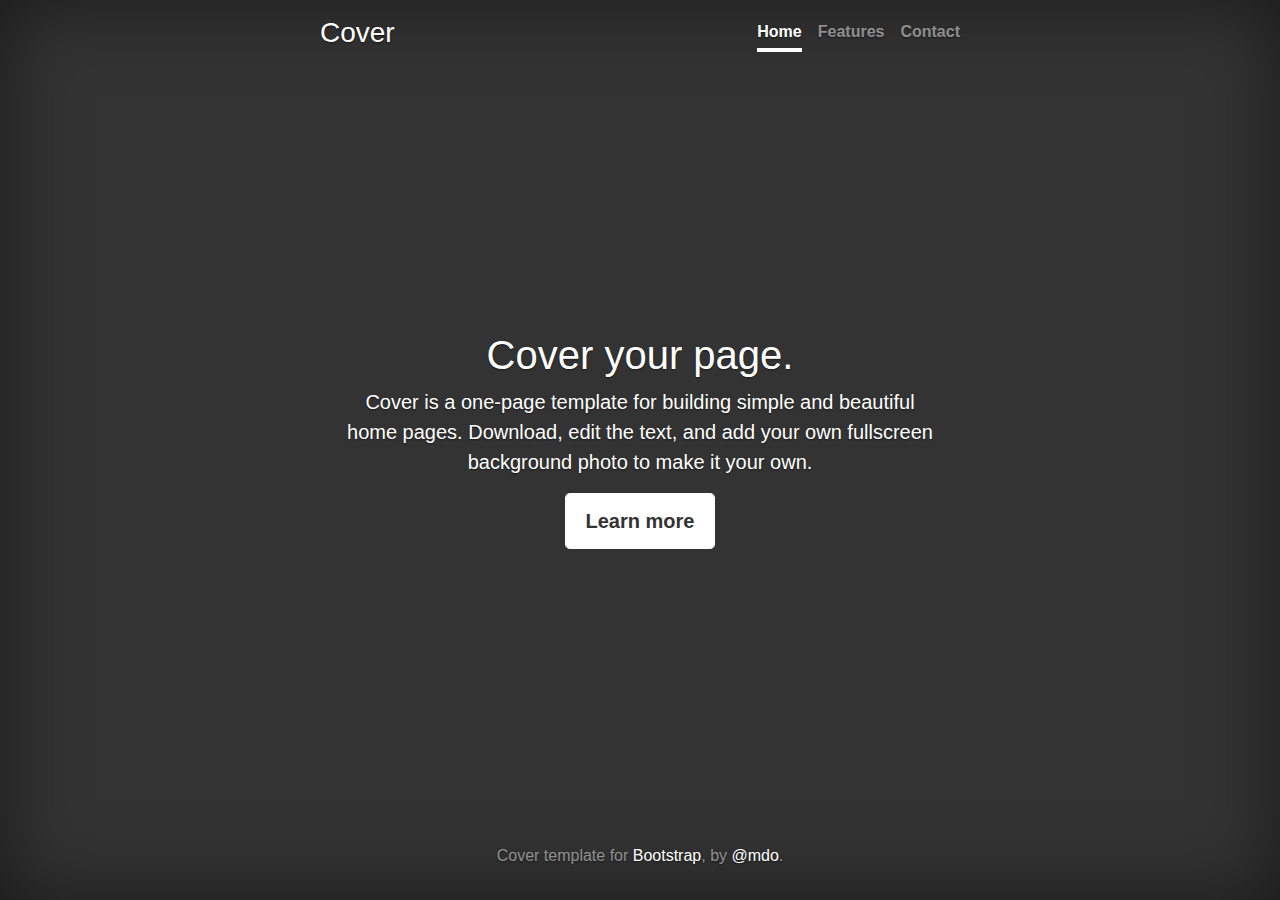
<file: bootstrap-4.0.0/docs/4.0/examples/cover/index.html>
<!doctype html>
<html lang="en">
  <head>
    <meta charset="utf-8">
    <meta name="viewport" content="width=device-width, initial-scale=1, shrink-to-fit=no">
    <meta name="description" content="">
    <meta name="author" content="">
    <link rel="icon" href="../../../../favicon.ico">

    <title>Cover Template for Bootstrap</title>

    <!-- Bootstrap core CSS -->
    <link href="../../../../dist/css/bootstrap.min.css" rel="stylesheet">

    <!-- Custom styles for this template -->
    <link href="cover.css" rel="stylesheet">
  </head>

  <body class="text-center">

    <div class="cover-container d-flex h-100 p-3 mx-auto flex-column">
      <header class="masthead mb-auto">
        <div class="inner">
          <h3 class="masthead-brand">Cover</h3>
          <nav class="nav nav-masthead justify-content-center">
            <a class="nav-link active" href="#">Home</a>
            <a class="nav-link" href="#">Features</a>
            <a class="nav-link" href="#">Contact</a>
          </nav>
        </div>
      </header>

      <main role="main" class="inner cover">
        <h1 class="cover-heading">Cover your page.</h1>
        <p class="lead">Cover is a one-page template for building simple and beautiful home pages. Download, edit the text, and add your own fullscreen background photo to make it your own.</p>
        <p class="lead">
          <a href="#" class="btn btn-lg btn-secondary">Learn more</a>
        </p>
      </main>

      <footer class="mastfoot mt-auto">
        <div class="inner">
          <p>Cover template for <a href="https://getbootstrap.com/">Bootstrap</a>, by <a href="https://twitter.com/mdo">@mdo</a>.</p>
        </div>
      </footer>
    </div>


    <!-- Bootstrap core JavaScript
    ================================================== -->
    <!-- Placed at the end of the document so the pages load faster -->
    <script src="https://code.jquery.com/jquery-3.2.1.slim.min.js" integrity="sha384-KJ3o2DKtIkvYIK3UENzmM7KCkRr/rE9/Qpg6aAZGJwFDMVNA/GpGFF93hXpG5KkN" crossorigin="anonymous"></script>
    <script>window.jQuery || document.write('<script src="../../../../assets/js/vendor/jquery-slim.min.js"><\/script>')</script>
    <script src="../../../../assets/js/vendor/popper.min.js"></script>
    <script src="../../../../dist/js/bootstrap.min.js"></script>
  </body>
</html>
</file>
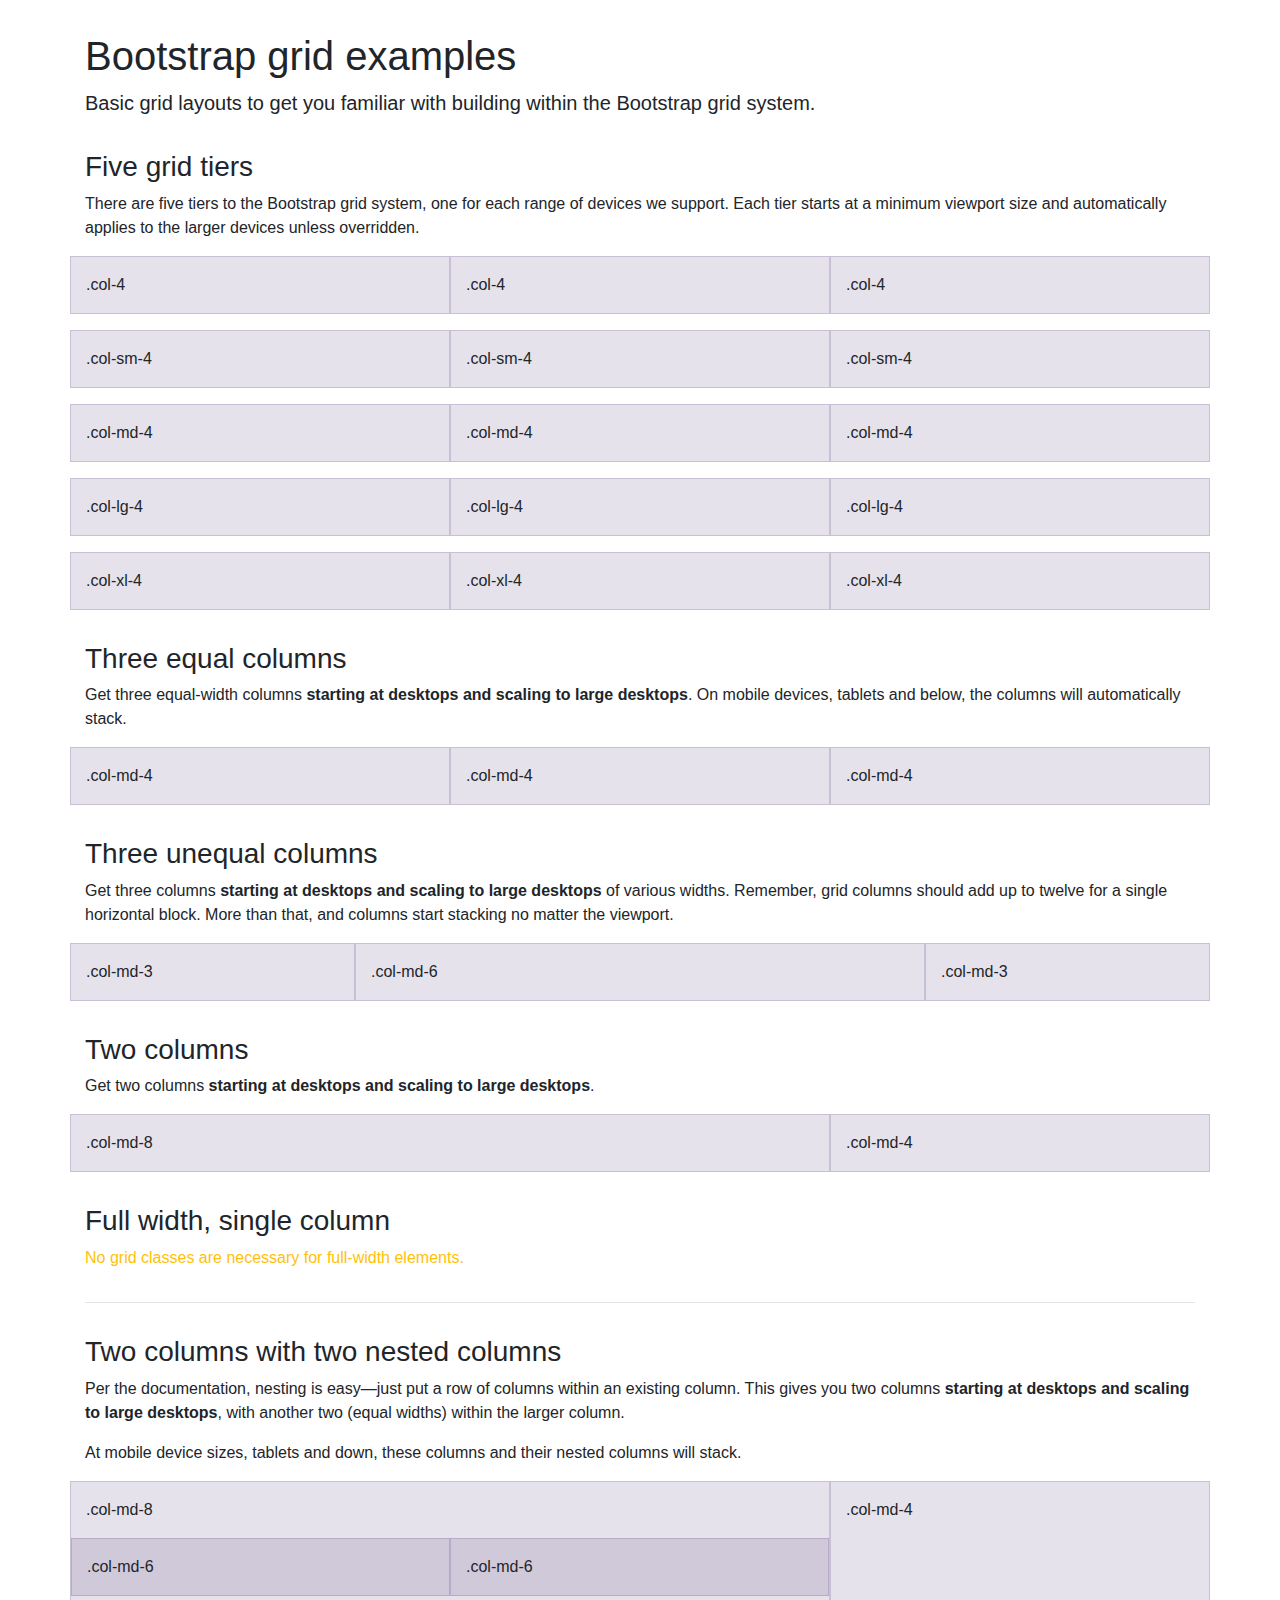
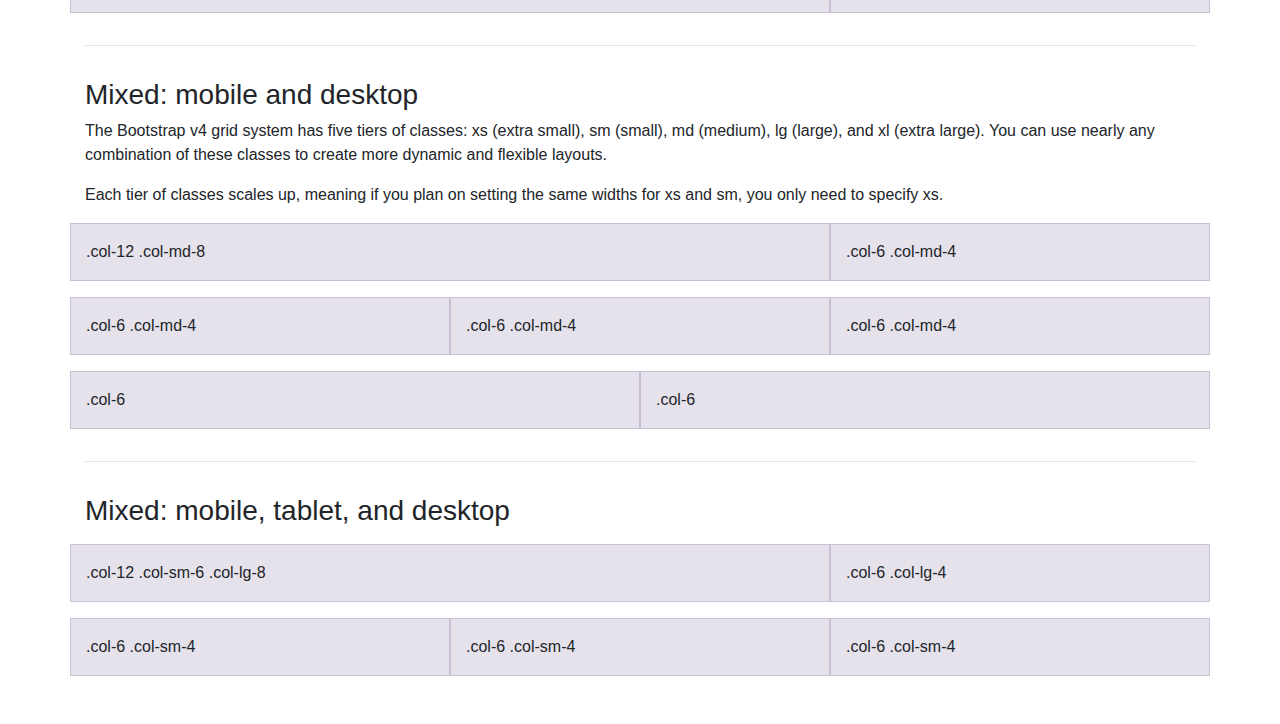
<file: bootstrap-4.0.0/docs/4.0/examples/grid/index.html>
<!doctype html>
<html lang="en">
  <head>
    <meta charset="utf-8">
    <meta name="viewport" content="width=device-width, initial-scale=1, shrink-to-fit=no">
    <meta name="description" content="">
    <meta name="author" content="">
    <link rel="icon" href="../../../../favicon.ico">

    <title>Grid Template for Bootstrap</title>

    <!-- Bootstrap core CSS -->
    <link href="../../../../dist/css/bootstrap.min.css" rel="stylesheet">

    <!-- Custom styles for this template -->
    <link href="grid.css" rel="stylesheet">
  </head>

  <body>
    <div class="container">

      <h1>Bootstrap grid examples</h1>
      <p class="lead">Basic grid layouts to get you familiar with building within the Bootstrap grid system.</p>

      <h3>Five grid tiers</h3>
      <p>There are five tiers to the Bootstrap grid system, one for each range of devices we support. Each tier starts at a minimum viewport size and automatically applies to the larger devices unless overridden.</p>

      <div class="row">
        <div class="col-4">.col-4</div>
        <div class="col-4">.col-4</div>
        <div class="col-4">.col-4</div>
      </div>

      <div class="row">
        <div class="col-sm-4">.col-sm-4</div>
        <div class="col-sm-4">.col-sm-4</div>
        <div class="col-sm-4">.col-sm-4</div>
      </div>

      <div class="row">
        <div class="col-md-4">.col-md-4</div>
        <div class="col-md-4">.col-md-4</div>
        <div class="col-md-4">.col-md-4</div>
      </div>

      <div class="row">
        <div class="col-lg-4">.col-lg-4</div>
        <div class="col-lg-4">.col-lg-4</div>
        <div class="col-lg-4">.col-lg-4</div>
      </div>

      <div class="row">
        <div class="col-xl-4">.col-xl-4</div>
        <div class="col-xl-4">.col-xl-4</div>
        <div class="col-xl-4">.col-xl-4</div>
      </div>

      <h3>Three equal columns</h3>
      <p>Get three equal-width columns <strong>starting at desktops and scaling to large desktops</strong>. On mobile devices, tablets and below, the columns will automatically stack.</p>
      <div class="row">
        <div class="col-md-4">.col-md-4</div>
        <div class="col-md-4">.col-md-4</div>
        <div class="col-md-4">.col-md-4</div>
      </div>

      <h3>Three unequal columns</h3>
      <p>Get three columns <strong>starting at desktops and scaling to large desktops</strong> of various widths. Remember, grid columns should add up to twelve for a single horizontal block. More than that, and columns start stacking no matter the viewport.</p>
      <div class="row">
        <div class="col-md-3">.col-md-3</div>
        <div class="col-md-6">.col-md-6</div>
        <div class="col-md-3">.col-md-3</div>
      </div>

      <h3>Two columns</h3>
      <p>Get two columns <strong>starting at desktops and scaling to large desktops</strong>.</p>
      <div class="row">
        <div class="col-md-8">.col-md-8</div>
        <div class="col-md-4">.col-md-4</div>
      </div>

      <h3>Full width, single column</h3>
      <p class="text-warning">No grid classes are necessary for full-width elements.</p>

      <hr>

      <h3>Two columns with two nested columns</h3>
      <p>Per the documentation, nesting is easy—just put a row of columns within an existing column. This gives you two columns <strong>starting at desktops and scaling to large desktops</strong>, with another two (equal widths) within the larger column.</p>
      <p>At mobile device sizes, tablets and down, these columns and their nested columns will stack.</p>
      <div class="row">
        <div class="col-md-8">
          .col-md-8
          <div class="row">
            <div class="col-md-6">.col-md-6</div>
            <div class="col-md-6">.col-md-6</div>
          </div>
        </div>
        <div class="col-md-4">.col-md-4</div>
      </div>

      <hr>

      <h3>Mixed: mobile and desktop</h3>
      <p>The Bootstrap v4 grid system has five tiers of classes: xs (extra small), sm (small), md (medium), lg (large), and xl (extra large). You can use nearly any combination of these classes to create more dynamic and flexible layouts.</p>
      <p>Each tier of classes scales up, meaning if you plan on setting the same widths for xs and sm, you only need to specify xs.</p>
      <div class="row">
        <div class="col-12 col-md-8">.col-12 .col-md-8</div>
        <div class="col-6 col-md-4">.col-6 .col-md-4</div>
      </div>
      <div class="row">
        <div class="col-6 col-md-4">.col-6 .col-md-4</div>
        <div class="col-6 col-md-4">.col-6 .col-md-4</div>
        <div class="col-6 col-md-4">.col-6 .col-md-4</div>
      </div>
      <div class="row">
        <div class="col-6">.col-6</div>
        <div class="col-6">.col-6</div>
      </div>

      <hr>

      <h3>Mixed: mobile, tablet, and desktop</h3>
      <p></p>
      <div class="row">
        <div class="col-12 col-sm-6 col-lg-8">.col-12 .col-sm-6 .col-lg-8</div>
        <div class="col-6 col-lg-4">.col-6 .col-lg-4</div>
      </div>
      <div class="row">
        <div class="col-6 col-sm-4">.col-6 .col-sm-4</div>
        <div class="col-6 col-sm-4">.col-6 .col-sm-4</div>
        <div class="col-6 col-sm-4">.col-6 .col-sm-4</div>
      </div>

    </div> <!-- /container -->
  </body>
</html>
</file>
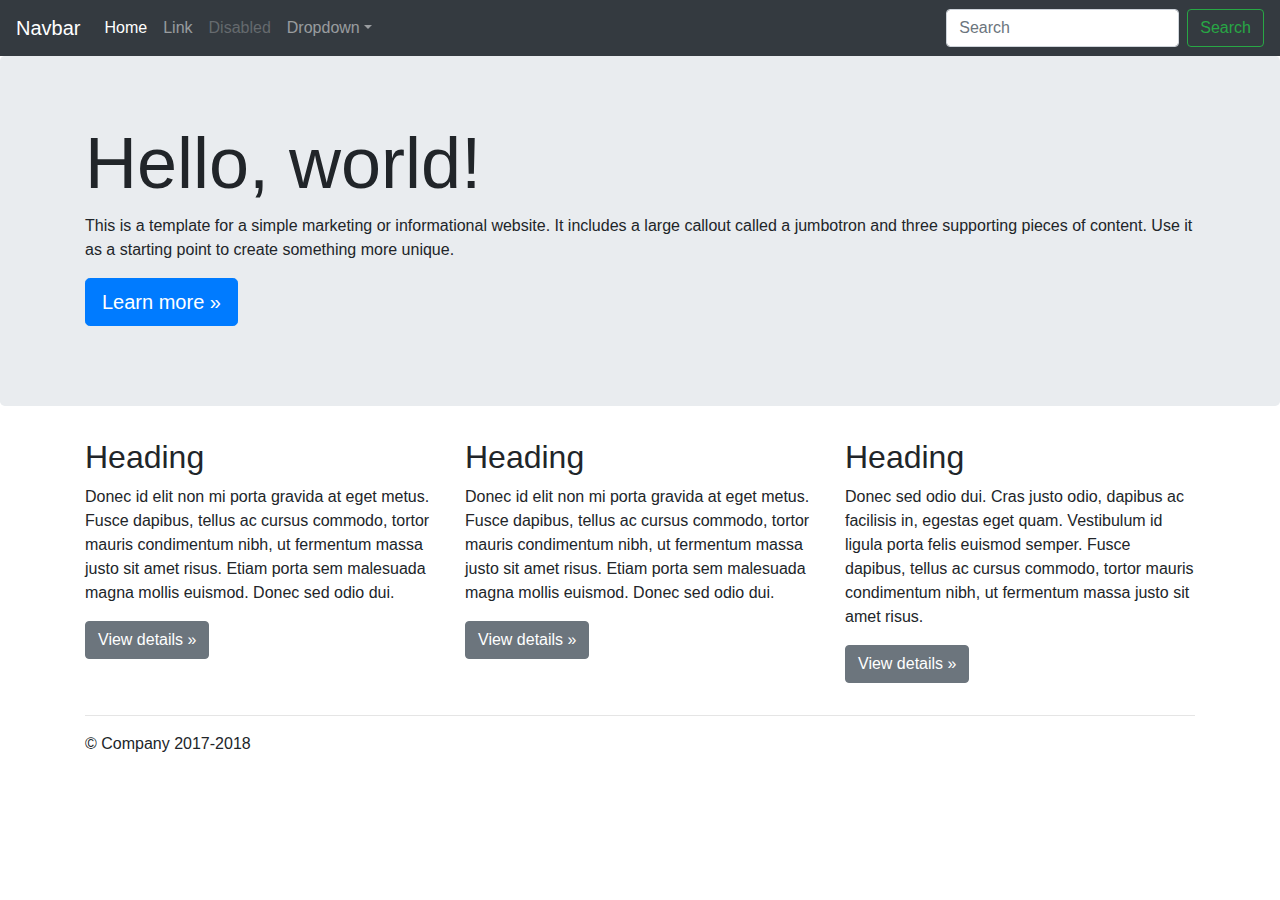
<file: bootstrap-4.0.0/docs/4.0/examples/jumbotron/index.html>
<!doctype html>
<html lang="en">
  <head>
    <meta charset="utf-8">
    <meta name="viewport" content="width=device-width, initial-scale=1, shrink-to-fit=no">
    <meta name="description" content="">
    <meta name="author" content="">
    <link rel="icon" href="../../../../favicon.ico">

    <title>Jumbotron Template for Bootstrap</title>

    <!-- Bootstrap core CSS -->
    <link href="../../../../dist/css/bootstrap.min.css" rel="stylesheet">

    <!-- Custom styles for this template -->
    <link href="jumbotron.css" rel="stylesheet">
  </head>

  <body>

    <nav class="navbar navbar-expand-md navbar-dark fixed-top bg-dark">
      <a class="navbar-brand" href="#">Navbar</a>
      <button class="navbar-toggler" type="button" data-toggle="collapse" data-target="#navbarsExampleDefault" aria-controls="navbarsExampleDefault" aria-expanded="false" aria-label="Toggle navigation">
        <span class="navbar-toggler-icon"></span>
      </button>

      <div class="collapse navbar-collapse" id="navbarsExampleDefault">
        <ul class="navbar-nav mr-auto">
          <li class="nav-item active">
            <a class="nav-link" href="#">Home <span class="sr-only">(current)</span></a>
          </li>
          <li class="nav-item">
            <a class="nav-link" href="#">Link</a>
          </li>
          <li class="nav-item">
            <a class="nav-link disabled" href="#">Disabled</a>
          </li>
          <li class="nav-item dropdown">
            <a class="nav-link dropdown-toggle" href="http://example.com" id="dropdown01" data-toggle="dropdown" aria-haspopup="true" aria-expanded="false">Dropdown</a>
            <div class="dropdown-menu" aria-labelledby="dropdown01">
              <a class="dropdown-item" href="#">Action</a>
              <a class="dropdown-item" href="#">Another action</a>
              <a class="dropdown-item" href="#">Something else here</a>
            </div>
          </li>
        </ul>
        <form class="form-inline my-2 my-lg-0">
          <input class="form-control mr-sm-2" type="text" placeholder="Search" aria-label="Search">
          <button class="btn btn-outline-success my-2 my-sm-0" type="submit">Search</button>
        </form>
      </div>
    </nav>

    <main role="main">

      <!-- Main jumbotron for a primary marketing message or call to action -->
      <div class="jumbotron">
        <div class="container">
          <h1 class="display-3">Hello, world!</h1>
          <p>This is a template for a simple marketing or informational website. It includes a large callout called a jumbotron and three supporting pieces of content. Use it as a starting point to create something more unique.</p>
          <p><a class="btn btn-primary btn-lg" href="#" role="button">Learn more &raquo;</a></p>
        </div>
      </div>

      <div class="container">
        <!-- Example row of columns -->
        <div class="row">
          <div class="col-md-4">
            <h2>Heading</h2>
            <p>Donec id elit non mi porta gravida at eget metus. Fusce dapibus, tellus ac cursus commodo, tortor mauris condimentum nibh, ut fermentum massa justo sit amet risus. Etiam porta sem malesuada magna mollis euismod. Donec sed odio dui. </p>
            <p><a class="btn btn-secondary" href="#" role="button">View details &raquo;</a></p>
          </div>
          <div class="col-md-4">
            <h2>Heading</h2>
            <p>Donec id elit non mi porta gravida at eget metus. Fusce dapibus, tellus ac cursus commodo, tortor mauris condimentum nibh, ut fermentum massa justo sit amet risus. Etiam porta sem malesuada magna mollis euismod. Donec sed odio dui. </p>
            <p><a class="btn btn-secondary" href="#" role="button">View details &raquo;</a></p>
          </div>
          <div class="col-md-4">
            <h2>Heading</h2>
            <p>Donec sed odio dui. Cras justo odio, dapibus ac facilisis in, egestas eget quam. Vestibulum id ligula porta felis euismod semper. Fusce dapibus, tellus ac cursus commodo, tortor mauris condimentum nibh, ut fermentum massa justo sit amet risus.</p>
            <p><a class="btn btn-secondary" href="#" role="button">View details &raquo;</a></p>
          </div>
        </div>

        <hr>

      </div> <!-- /container -->

    </main>

    <footer class="container">
      <p>&copy; Company 2017-2018</p>
    </footer>

    <!-- Bootstrap core JavaScript
    ================================================== -->
    <!-- Placed at the end of the document so the pages load faster -->
    <script src="https://code.jquery.com/jquery-3.2.1.slim.min.js" integrity="sha384-KJ3o2DKtIkvYIK3UENzmM7KCkRr/rE9/Qpg6aAZGJwFDMVNA/GpGFF93hXpG5KkN" crossorigin="anonymous"></script>
    <script>window.jQuery || document.write('<script src="../../../../assets/js/vendor/jquery-slim.min.js"><\/script>')</script>
    <script src="../../../../assets/js/vendor/popper.min.js"></script>
    <script src="../../../../dist/js/bootstrap.min.js"></script>
  </body>
</html>
</file>
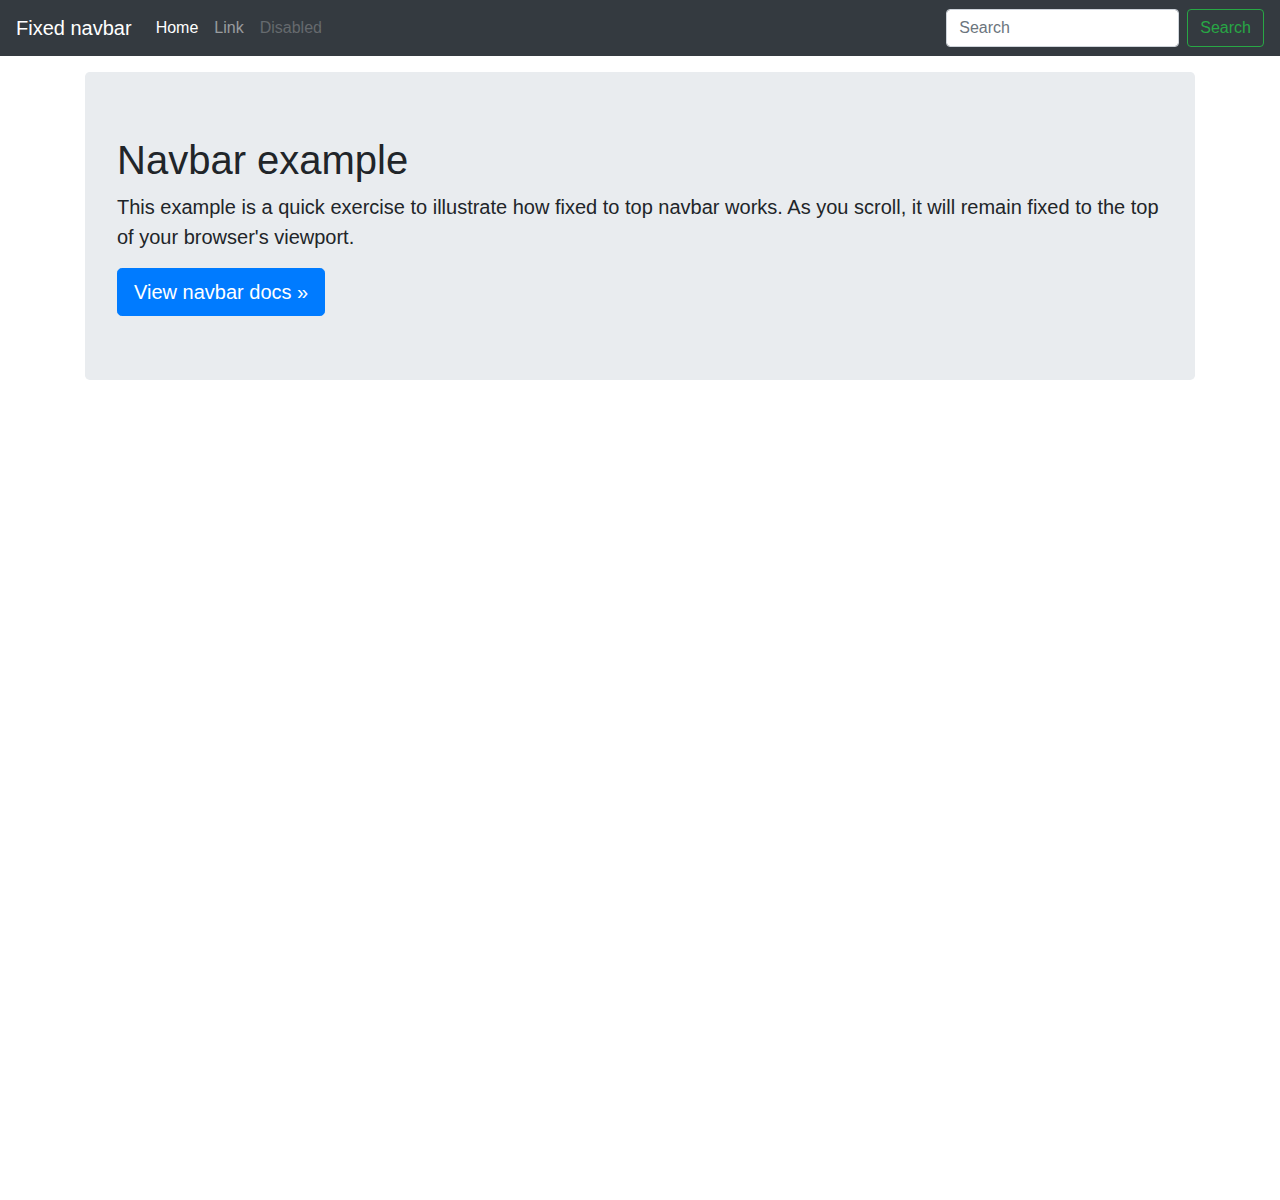
<file: bootstrap-4.0.0/docs/4.0/examples/navbar-fixed/index.html>
<!doctype html>
<html lang="en">
  <head>
    <meta charset="utf-8">
    <meta name="viewport" content="width=device-width, initial-scale=1, shrink-to-fit=no">
    <meta name="description" content="">
    <meta name="author" content="">
    <link rel="icon" href="../../../../favicon.ico">

    <title>Fixed top navbar example for Bootstrap</title>

    <!-- Bootstrap core CSS -->
    <link href="../../../../dist/css/bootstrap.min.css" rel="stylesheet">

    <!-- Custom styles for this template -->
    <link href="navbar-top-fixed.css" rel="stylesheet">
  </head>

  <body>

    <nav class="navbar navbar-expand-md navbar-dark fixed-top bg-dark">
      <a class="navbar-brand" href="#">Fixed navbar</a>
      <button class="navbar-toggler" type="button" data-toggle="collapse" data-target="#navbarCollapse" aria-controls="navbarCollapse" aria-expanded="false" aria-label="Toggle navigation">
        <span class="navbar-toggler-icon"></span>
      </button>
      <div class="collapse navbar-collapse" id="navbarCollapse">
        <ul class="navbar-nav mr-auto">
          <li class="nav-item active">
            <a class="nav-link" href="#">Home <span class="sr-only">(current)</span></a>
          </li>
          <li class="nav-item">
            <a class="nav-link" href="#">Link</a>
          </li>
          <li class="nav-item">
            <a class="nav-link disabled" href="#">Disabled</a>
          </li>
        </ul>
        <form class="form-inline mt-2 mt-md-0">
          <input class="form-control mr-sm-2" type="text" placeholder="Search" aria-label="Search">
          <button class="btn btn-outline-success my-2 my-sm-0" type="submit">Search</button>
        </form>
      </div>
    </nav>

    <main role="main" class="container">
      <div class="jumbotron">
        <h1>Navbar example</h1>
        <p class="lead">This example is a quick exercise to illustrate how fixed to top navbar works. As you scroll, it will remain fixed to the top of your browser's viewport.</p>
        <a class="btn btn-lg btn-primary" href="../../components/navbar/" role="button">View navbar docs &raquo;</a>
      </div>
    </main>

    <!-- Bootstrap core JavaScript
    ================================================== -->
    <!-- Placed at the end of the document so the pages load faster -->
    <script src="https://code.jquery.com/jquery-3.2.1.slim.min.js" integrity="sha384-KJ3o2DKtIkvYIK3UENzmM7KCkRr/rE9/Qpg6aAZGJwFDMVNA/GpGFF93hXpG5KkN" crossorigin="anonymous"></script>
    <script>window.jQuery || document.write('<script src="../../../../assets/js/vendor/jquery-slim.min.js"><\/script>')</script>
    <script src="../../../../assets/js/vendor/popper.min.js"></script>
    <script src="../../../../dist/js/bootstrap.min.js"></script>
  </body>
</html>
</file>
<file: distrochart.css>
/*Primary Chart*/

/*Nested divs for responsiveness*/
.chart-wrapper {
    max-width: 800px;  /*Overwritten by the JS*/
    min-width: 304px;
    margin-bottom: 8px;

}
.chart-wrapper .inner-wrapper {
    position: relative;
    padding-bottom: 50%; /*Overwritten by the JS*/
    width: 100%;
}
.chart-wrapper .outer-box {
    position: absolute;
    top: 0;
    bottom: 0;
    left: 0;
    right: 0;
}
.chart-wrapper .inner-box {
    width: 100%;
    height: 100%;
}

.chart-wrapper text {
  font-family: sans-serif;
  font-size: 8px;
}

.chart-wrapper .axis path,
.chart-wrapper .axis line {
    fill: none;
    stroke: #888;
    stroke-width: 2px;
    shape-rendering: crispEdges;
}

.chart-wrapper .y.axis .tick line {
    stroke: lightgrey;
    opacity: 0.6;
    stroke-dasharray: 2,1;
    stroke-width: 1;
    shape-rendering: crispEdges;

}

.chart-wrapper .x.axis .domain {
  display: none;
}

.chart-wrapper div.tooltip {
    position: absolute;
    text-align: left;
    padding: 3px;
    font: 12px sans-serif;
    background: lightcyan;
    border: 0px;
    border-radius: 1px;
    pointer-events: none;
    opacity: 0.7;
}

/*Box Plot*/
.chart-wrapper .box-plot .box {
    fill-opacity: 0.4;
    stroke-width: 2;
}
.chart-wrapper .box-plot line {
    stroke-width: 2px;
}
.chart-wrapper .box-plot circle {
    fill: white;
    stroke: black;
}

.chart-wrapper .box-plot .median {
    stroke: black;
}

.chart-wrapper .box-plot circle.median {
    /*the script makes the circles the same color as the box, you can override this in the js*/
    fill: white !important;
}

.chart-wrapper .box-plot .mean {
    stroke: white;
    stroke-dasharray: 2,1;
    stroke-width: 1px;
}

@media (max-width:500px){
    .chart-wrapper .box-plot circle {display: none;}
}

/*Violin Plot*/

.chart-wrapper .violin-plot .area {
    shape-rendering: geometricPrecision;
    opacity: 0.4;
}

.chart-wrapper .violin-plot .line {
    fill: none;
    stroke-width: 2px;
    shape-rendering: geometricPrecision;
}

/*Notch Plot*/
.chart-wrapper .notch-plot .notch {
    fill-opacity: 0.4;
    stroke-width: 2;
}

/* Point Plots*/
.chart-wrapper .points-plot .point {
    stroke: black;
    stroke-width: 1px;
}

.chart-wrapper .metrics-lines {
    stroke-width: 4px;
}

/* Non-Chart Styles for demo*/
.chart-options  {
    min-width: 200px;
    font-size: 9px;
    font-family: sans-serif;
}
.chart-options button {
    margin: 3px;
    padding: 3px;
    font-size: 9px;
}
.chart-options p {
    display: inline;
}
@media (max-width:500px){
    .chart-options p {display: block;}
}
</file>
<file: bootstrap-4.0.0/docs/4.0/examples/album/album.css>
:root {
  --jumbotron-padding-y: 3rem;
}

.jumbotron {
  padding-top: var(--jumbotron-padding-y);
  padding-bottom: var(--jumbotron-padding-y);
  margin-bottom: 0;
  background-color: #fff;
}
@media (min-width: 768px) {
  .jumbotron {
    padding-top: calc(var(--jumbotron-padding-y) * 2);
    padding-bottom: calc(var(--jumbotron-padding-y) * 2);
  }
}

.jumbotron p:last-child {
  margin-bottom: 0;
}

.jumbotron-heading {
  font-weight: 300;
}

.jumbotron .container {
  max-width: 40rem;
}

footer {
  padding-top: 3rem;
  padding-bottom: 3rem;
}

footer p {
  margin-bottom: .25rem;
}

.box-shadow { box-shadow: 0 .25rem .75rem rgba(0, 0, 0, .05); }
</file>
<file: bootstrap-4.0.0/docs/4.0/examples/blog/blog.css>
/* stylelint-disable selector-list-comma-newline-after */

.blog-header {
  line-height: 1;
  border-bottom: 1px solid #e5e5e5;
}

.blog-header-logo {
  font-family: "Playfair Display", Georgia, "Times New Roman", serif;
  font-size: 2.25rem;
}

.blog-header-logo:hover {
  text-decoration: none;
}

h1, h2, h3, h4, h5, h6 {
  font-family: "Playfair Display", Georgia, "Times New Roman", serif;
}

.display-4 {
  font-size: 2.5rem;
}
@media (min-width: 768px) {
  .display-4 {
    font-size: 3rem;
  }
}

.nav-scroller {
  position: relative;
  z-index: 2;
  height: 2.75rem;
  overflow-y: hidden;
}

.nav-scroller .nav {
  display: -webkit-box;
  display: -ms-flexbox;
  display: flex;
  -ms-flex-wrap: nowrap;
  flex-wrap: nowrap;
  padding-bottom: 1rem;
  margin-top: -1px;
  overflow-x: auto;
  text-align: center;
  white-space: nowrap;
  -webkit-overflow-scrolling: touch;
}

.nav-scroller .nav-link {
  padding-top: .75rem;
  padding-bottom: .75rem;
  font-size: .875rem;
}

.card-img-right {
  height: 100%;
  border-radius: 0 3px 3px 0;
}

.flex-auto {
  -ms-flex: 0 0 auto;
  -webkit-box-flex: 0;
  flex: 0 0 auto;
}

.h-250 { height: 250px; }
@media (min-width: 768px) {
  .h-md-250 { height: 250px; }
}

.border-top { border-top: 1px solid #e5e5e5; }
.border-bottom { border-bottom: 1px solid #e5e5e5; }

.box-shadow { box-shadow: 0 .25rem .75rem rgba(0, 0, 0, .05); }

/*
 * Blog name and description
 */
.blog-title {
  margin-bottom: 0;
  font-size: 2rem;
  font-weight: 400;
}
.blog-description {
  font-size: 1.1rem;
  color: #999;
}

@media (min-width: 40em) {
  .blog-title {
    font-size: 3.5rem;
  }
}

/* Pagination */
.blog-pagination {
  margin-bottom: 4rem;
}
.blog-pagination > .btn {
  border-radius: 2rem;
}

/*
 * Blog posts
 */
.blog-post {
  margin-bottom: 4rem;
}
.blog-post-title {
  margin-bottom: .25rem;
  font-size: 2.5rem;
}
.blog-post-meta {
  margin-bottom: 1.25rem;
  color: #999;
}

/*
 * Footer
 */
.blog-footer {
  padding: 2.5rem 0;
  color: #999;
  text-align: center;
  background-color: #f9f9f9;
  border-top: .05rem solid #e5e5e5;
}
.blog-footer p:last-child {
  margin-bottom: 0;
}
</file>
<file: bootstrap-4.0.0/docs/4.0/examples/carousel/carousel.css>
/* GLOBAL STYLES
-------------------------------------------------- */
/* Padding below the footer and lighter body text */

body {
  padding-top: 3rem;
  padding-bottom: 3rem;
  color: #5a5a5a;
}


/* CUSTOMIZE THE CAROUSEL
-------------------------------------------------- */

/* Carousel base class */
.carousel {
  margin-bottom: 4rem;
}
/* Since positioning the image, we need to help out the caption */
.carousel-caption {
  bottom: 3rem;
  z-index: 10;
}

/* Declare heights because of positioning of img element */
.carousel-item {
  height: 32rem;
  background-color: #777;
}
.carousel-item > img {
  position: absolute;
  top: 0;
  left: 0;
  min-width: 100%;
  height: 32rem;
}


/* MARKETING CONTENT
-------------------------------------------------- */

/* Center align the text within the three columns below the carousel */
.marketing .col-lg-4 {
  margin-bottom: 1.5rem;
  text-align: center;
}
.marketing h2 {
  font-weight: 400;
}
.marketing .col-lg-4 p {
  margin-right: .75rem;
  margin-left: .75rem;
}


/* Featurettes
------------------------- */

.featurette-divider {
  margin: 5rem 0; /* Space out the Bootstrap <hr> more */
}

/* Thin out the marketing headings */
.featurette-heading {
  font-weight: 300;
  line-height: 1;
  letter-spacing: -.05rem;
}


/* RESPONSIVE CSS
-------------------------------------------------- */

@media (min-width: 40em) {
  /* Bump up size of carousel content */
  .carousel-caption p {
    margin-bottom: 1.25rem;
    font-size: 1.25rem;
    line-height: 1.4;
  }

  .featurette-heading {
    font-size: 50px;
  }
}

@media (min-width: 62em) {
  .featurette-heading {
    margin-top: 7rem;
  }
}
</file>
<file: bootstrap-4.0.0/docs/4.0/examples/cover/cover.css>
/*
 * Globals
 */

/* Links */
a,
a:focus,
a:hover {
  color: #fff;
}

/* Custom default button */
.btn-secondary,
.btn-secondary:hover,
.btn-secondary:focus {
  color: #333;
  text-shadow: none; /* Prevent inheritance from `body` */
  background-color: #fff;
  border: .05rem solid #fff;
}


/*
 * Base structure
 */

html,
body {
  height: 100%;
  background-color: #333;
}

body {
  display: -ms-flexbox;
  display: -webkit-box;
  display: flex;
  -ms-flex-pack: center;
  -webkit-box-pack: center;
  justify-content: center;
  color: #fff;
  text-shadow: 0 .05rem .1rem rgba(0, 0, 0, .5);
  box-shadow: inset 0 0 5rem rgba(0, 0, 0, .5);
}

.cover-container {
  max-width: 42em;
}


/*
 * Header
 */
.masthead {
  margin-bottom: 2rem;
}

.masthead-brand {
  margin-bottom: 0;
}

.nav-masthead .nav-link {
  padding: .25rem 0;
  font-weight: 700;
  color: rgba(255, 255, 255, .5);
  background-color: transparent;
  border-bottom: .25rem solid transparent;
}

.nav-masthead .nav-link:hover,
.nav-masthead .nav-link:focus {
  border-bottom-color: rgba(255, 255, 255, .25);
}

.nav-masthead .nav-link + .nav-link {
  margin-left: 1rem;
}

.nav-masthead .active {
  color: #fff;
  border-bottom-color: #fff;
}

@media (min-width: 48em) {
  .masthead-brand {
    float: left;
  }
  .nav-masthead {
    float: right;
  }
}


/*
 * Cover
 */
.cover {
  padding: 0 1.5rem;
}
.cover .btn-lg {
  padding: .75rem 1.25rem;
  font-weight: 700;
}


/*
 * Footer
 */
.mastfoot {
  color: rgba(255, 255, 255, .5);
}
</file>
<file: bootstrap-4.0.0/docs/4.0/examples/grid/grid.css>
body {
  padding-top: 2rem;
  padding-bottom: 2rem;
}

h3 {
  margin-top: 2rem;
}

.row {
  margin-bottom: 1rem;
}
.row .row {
  margin-top: 1rem;
  margin-bottom: 0;
}
[class*="col-"] {
  padding-top: 1rem;
  padding-bottom: 1rem;
  background-color: rgba(86, 61, 124, .15);
  border: 1px solid rgba(86, 61, 124, .2);
}

hr {
  margin-top: 2rem;
  margin-bottom: 2rem;
}
</file>
<file: bootstrap-4.0.0/docs/4.0/examples/jumbotron/jumbotron.css>
/* Move down content because we have a fixed navbar that is 3.5rem tall */
body {
  padding-top: 3.5rem;
}
</file>
<file: bootstrap-4.0.0/docs/4.0/examples/navbar-fixed/navbar-top-fixed.css>
/* Show it is fixed to the top */
body {
  min-height: 75rem;
  padding-top: 4.5rem;
}
</file>
<file: bootstrap-4.0.0/js/tests/vendor/qunit.css>
/*!
 * QUnit 2.4.1
 * https://qunitjs.com/
 *
 * Copyright jQuery Foundation and other contributors
 * Released under the MIT license
 * https://jquery.org/license
 *
 * Date: 2017-10-22T05:12Z
 */

/** Font Family and Sizes */

#qunit-tests, #qunit-header, #qunit-banner, #qunit-testrunner-toolbar, #qunit-filteredTest, #qunit-userAgent, #qunit-testresult {
	font-family: "Helvetica Neue Light", "HelveticaNeue-Light", "Helvetica Neue", Calibri, Helvetica, Arial, sans-serif;
}

#qunit-testrunner-toolbar, #qunit-filteredTest, #qunit-userAgent, #qunit-testresult, #qunit-tests li { font-size: small; }
#qunit-tests { font-size: smaller; }


/** Resets */

#qunit-tests, #qunit-header, #qunit-banner, #qunit-filteredTest, #qunit-userAgent, #qunit-testresult, #qunit-modulefilter {
	margin: 0;
	padding: 0;
}


/** Header (excluding toolbar) */

#qunit-header {
	padding: 0.5em 0 0.5em 1em;

	color: #8699A4;
	background-color: #0D3349;

	font-size: 1.5em;
	line-height: 1em;
	font-weight: 400;

	border-radius: 5px 5px 0 0;
}

#qunit-header a {
	text-decoration: none;
	color: #C2CCD1;
}

#qunit-header a:hover,
#qunit-header a:focus {
	color: #FFF;
}

#qunit-banner {
	height: 5px;
}

#qunit-filteredTest {
	padding: 0.5em 1em 0.5em 1em;
	color: #366097;
	background-color: #F4FF77;
}

#qunit-userAgent {
	padding: 0.5em 1em 0.5em 1em;
	color: #FFF;
	background-color: #2B81AF;
	text-shadow: rgba(0, 0, 0, 0.5) 2px 2px 1px;
}


/** Toolbar */

#qunit-testrunner-toolbar {
	padding: 0.5em 1em 0.5em 1em;
	color: #5E740B;
	background-color: #EEE;
}

#qunit-testrunner-toolbar .clearfix {
	height: 0;
	clear: both;
}

#qunit-testrunner-toolbar label {
	display: inline-block;
}

#qunit-testrunner-toolbar input[type=checkbox],
#qunit-testrunner-toolbar input[type=radio] {
	margin: 3px;
	vertical-align: -2px;
}

#qunit-testrunner-toolbar input[type=text] {
	box-sizing: border-box;
	height: 1.6em;
}

.qunit-url-config,
.qunit-filter,
#qunit-modulefilter {
	display: inline-block;
	line-height: 2.1em;
}

.qunit-filter,
#qunit-modulefilter {
	float: right;
	position: relative;
	margin-left: 1em;
}

.qunit-url-config label {
	margin-right: 0.5em;
}

#qunit-modulefilter-search {
	box-sizing: border-box;
	width: 400px;
}

#qunit-modulefilter-search-container:after {
	position: absolute;
	right: 0.3em;
	content: "\25bc";
	color: black;
}

#qunit-modulefilter-dropdown {
	/* align with #qunit-modulefilter-search */
	box-sizing: border-box;
	width: 400px;
	position: absolute;
	right: 0;
	top: 50%;
	margin-top: 0.8em;

	border: 1px solid #D3D3D3;
	border-top: none;
	border-radius: 0 0 .25em .25em;
	color: #000;
	background-color: #F5F5F5;
	z-index: 99;
}

#qunit-modulefilter-dropdown a {
	color: inherit;
	text-decoration: none;
}

#qunit-modulefilter-dropdown .clickable.checked {
	font-weight: bold;
	color: #000;
	background-color: #D2E0E6;
}

#qunit-modulefilter-dropdown .clickable:hover {
	color: #FFF;
	background-color: #0D3349;
}

#qunit-modulefilter-actions {
	display: block;
	overflow: auto;

	/* align with #qunit-modulefilter-dropdown-list */
	font: smaller/1.5em sans-serif;
}

#qunit-modulefilter-dropdown #qunit-modulefilter-actions > * {
	box-sizing: border-box;
	max-height: 2.8em;
	display: block;
	padding: 0.4em;
}

#qunit-modulefilter-dropdown #qunit-modulefilter-actions > button {
	float: right;
	font: inherit;
}

#qunit-modulefilter-dropdown #qunit-modulefilter-actions > :last-child {
	/* insert padding to align with checkbox margins */
	padding-left: 3px;
}

#qunit-modulefilter-dropdown-list {
	max-height: 200px;
	overflow-y: auto;
	margin: 0;
	border-top: 2px groove threedhighlight;
	padding: 0.4em 0 0;
	font: smaller/1.5em sans-serif;
}

#qunit-modulefilter-dropdown-list li {
	white-space: nowrap;
	overflow: hidden;
	text-overflow: ellipsis;
}

#qunit-modulefilter-dropdown-list .clickable {
	display: block;
	padding-left: 0.15em;
}


/** Tests: Pass/Fail */

#qunit-tests {
	list-style-position: inside;
}

#qunit-tests li {
	padding: 0.4em 1em 0.4em 1em;
	border-bottom: 1px solid #FFF;
	list-style-position: inside;
}

#qunit-tests > li {
	display: none;
}

#qunit-tests li.running,
#qunit-tests li.pass,
#qunit-tests li.fail,
#qunit-tests li.skipped,
#qunit-tests li.aborted {
	display: list-item;
}

#qunit-tests.hidepass {
	position: relative;
}

#qunit-tests.hidepass li.running,
#qunit-tests.hidepass li.pass:not(.todo) {
	visibility: hidden;
	position: absolute;
	width:   0;
	height:  0;
	padding: 0;
	border:  0;
	margin:  0;
}

#qunit-tests li strong {
	cursor: pointer;
}

#qunit-tests li.skipped strong {
	cursor: default;
}

#qunit-tests li a {
	padding: 0.5em;
	color: #C2CCD1;
	text-decoration: none;
}

#qunit-tests li p a {
	padding: 0.25em;
	color: #6B6464;
}
#qunit-tests li a:hover,
#qunit-tests li a:focus {
	color: #000;
}

#qunit-tests li .runtime {
	float: right;
	font-size: smaller;
}

.qunit-assert-list {
	margin-top: 0.5em;
	padding: 0.5em;

	background-color: #FFF;

	border-radius: 5px;
}

.qunit-source {
	margin: 0.6em 0 0.3em;
}

.qunit-collapsed {
	display: none;
}

#qunit-tests table {
	border-collapse: collapse;
	margin-top: 0.2em;
}

#qunit-tests th {
	text-align: right;
	vertical-align: top;
	padding: 0 0.5em 0 0;
}

#qunit-tests td {
	vertical-align: top;
}

#qunit-tests pre {
	margin: 0;
	white-space: pre-wrap;
	word-wrap: break-word;
}

#qunit-tests del {
	color: #374E0C;
	background-color: #E0F2BE;
	text-decoration: none;
}

#qunit-tests ins {
	color: #500;
	background-color: #FFCACA;
	text-decoration: none;
}

/*** Test Counts */

#qunit-tests b.counts                       { color: #000; }
#qunit-tests b.passed                       { color: #5E740B; }
#qunit-tests b.failed                       { color: #710909; }

#qunit-tests li li {
	padding: 5px;
	background-color: #FFF;
	border-bottom: none;
	list-style-position: inside;
}

/*** Passing Styles */

#qunit-tests li li.pass {
	color: #3C510C;
	background-color: #FFF;
	border-left: 10px solid #C6E746;
}

#qunit-tests .pass                          { color: #528CE0; background-color: #D2E0E6; }
#qunit-tests .pass .test-name               { color: #366097; }

#qunit-tests .pass .test-actual,
#qunit-tests .pass .test-expected           { color: #999; }

#qunit-banner.qunit-pass                    { background-color: #C6E746; }

/*** Failing Styles */

#qunit-tests li li.fail {
	color: #710909;
	background-color: #FFF;
	border-left: 10px solid #EE5757;
	white-space: pre;
}

#qunit-tests > li:last-child {
	border-radius: 0 0 5px 5px;
}

#qunit-tests .fail                          { color: #000; background-color: #EE5757; }
#qunit-tests .fail .test-name,
#qunit-tests .fail .module-name             { color: #000; }

#qunit-tests .fail .test-actual             { color: #EE5757; }
#qunit-tests .fail .test-expected           { color: #008000; }

#qunit-banner.qunit-fail                    { background-color: #EE5757; }


/*** Aborted tests */
#qunit-tests .aborted { color: #000; background-color: orange; }
/*** Skipped tests */

#qunit-tests .skipped {
	background-color: #EBECE9;
}

#qunit-tests .qunit-todo-label,
#qunit-tests .qunit-skipped-label {
	background-color: #F4FF77;
	display: inline-block;
	font-style: normal;
	color: #366097;
	line-height: 1.8em;
	padding: 0 0.5em;
	margin: -0.4em 0.4em -0.4em 0;
}

#qunit-tests .qunit-todo-label {
	background-color: #EEE;
}

/** Result */

#qunit-testresult {
	color: #2B81AF;
	background-color: #D2E0E6;

	border-bottom: 1px solid #FFF;
}
#qunit-testresult .clearfix {
	height: 0;
	clear: both;
}
#qunit-testresult .module-name {
	font-weight: 700;
}
#qunit-testresult-display {
	padding: 0.5em 1em 0.5em 1em;
	width: 85%;
	float:left;
}
#qunit-testresult-controls {
	padding: 0.5em 1em 0.5em 1em;
  width: 10%;
	float:left;
}

/** Fixture */

#qunit-fixture {
	position: absolute;
	top: -10000px;
	left: -10000px;
	width: 1000px;
	height: 1000px;
}
</file>
